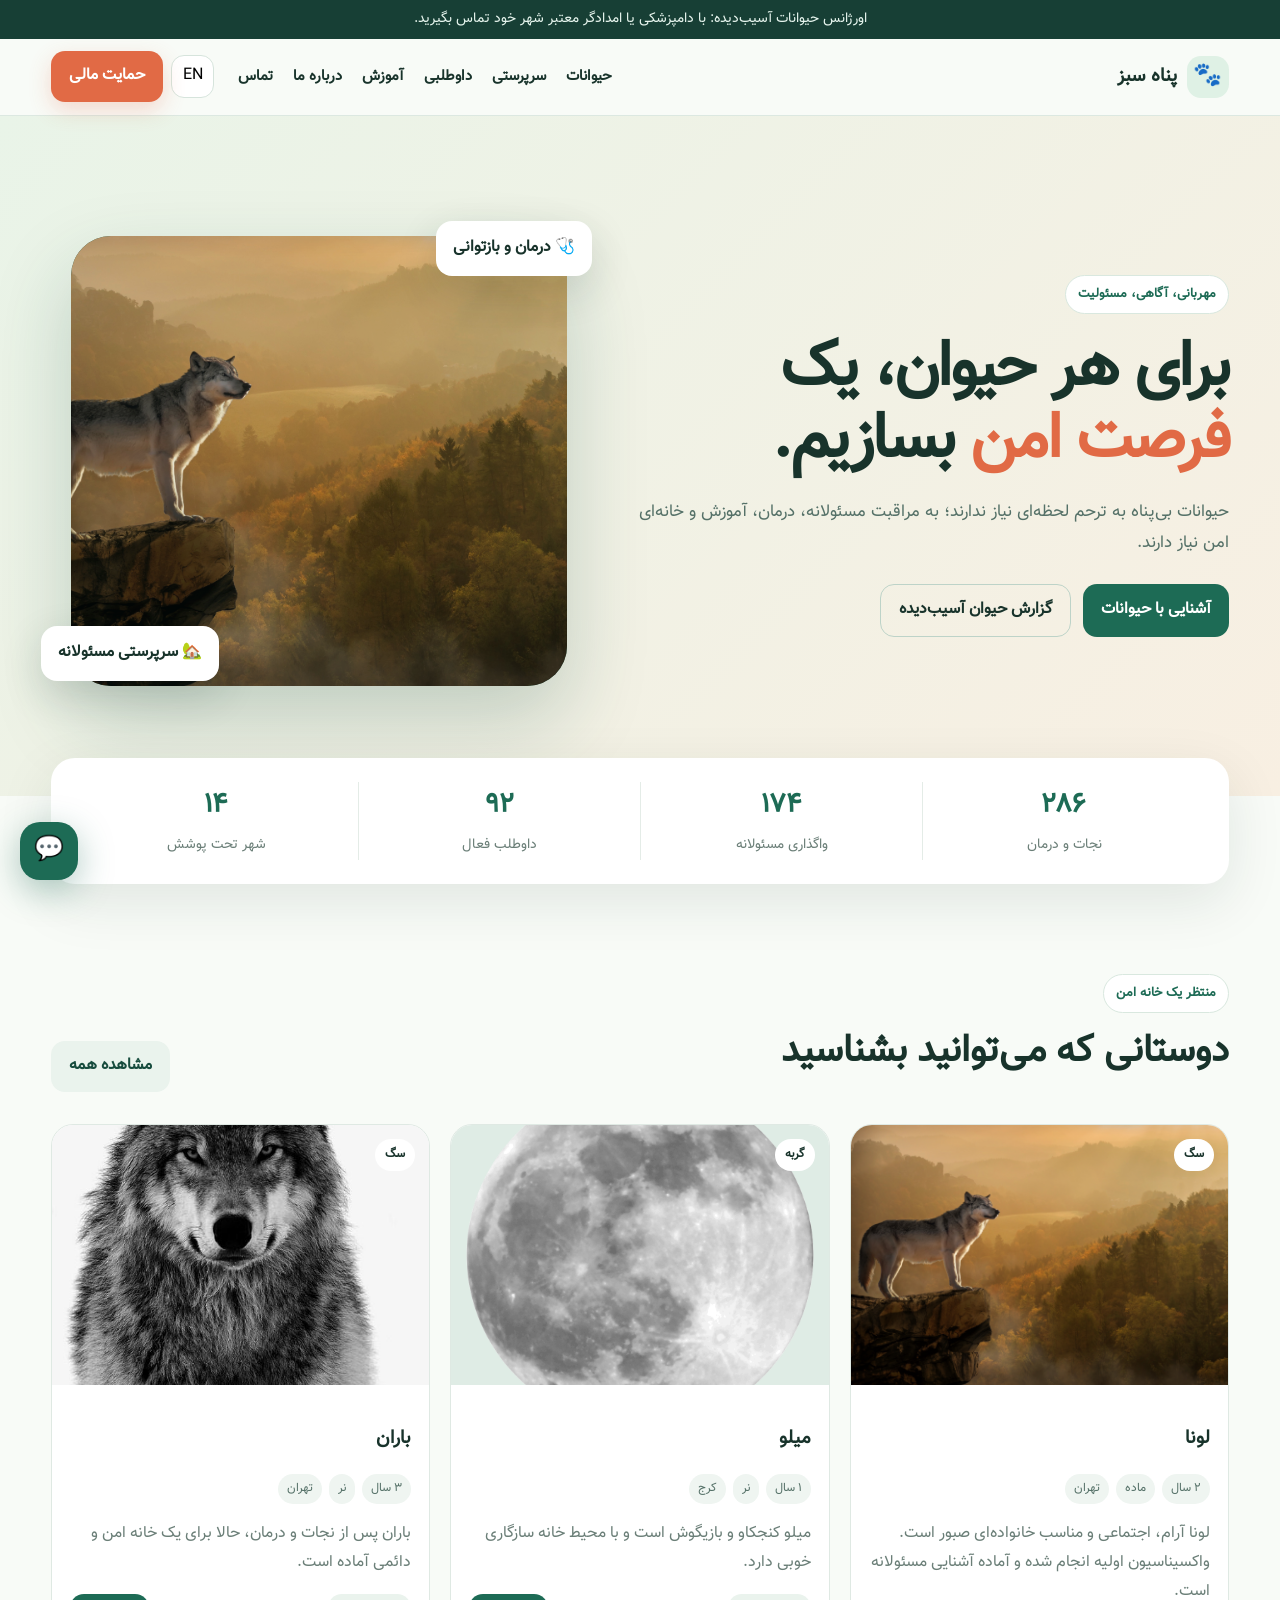
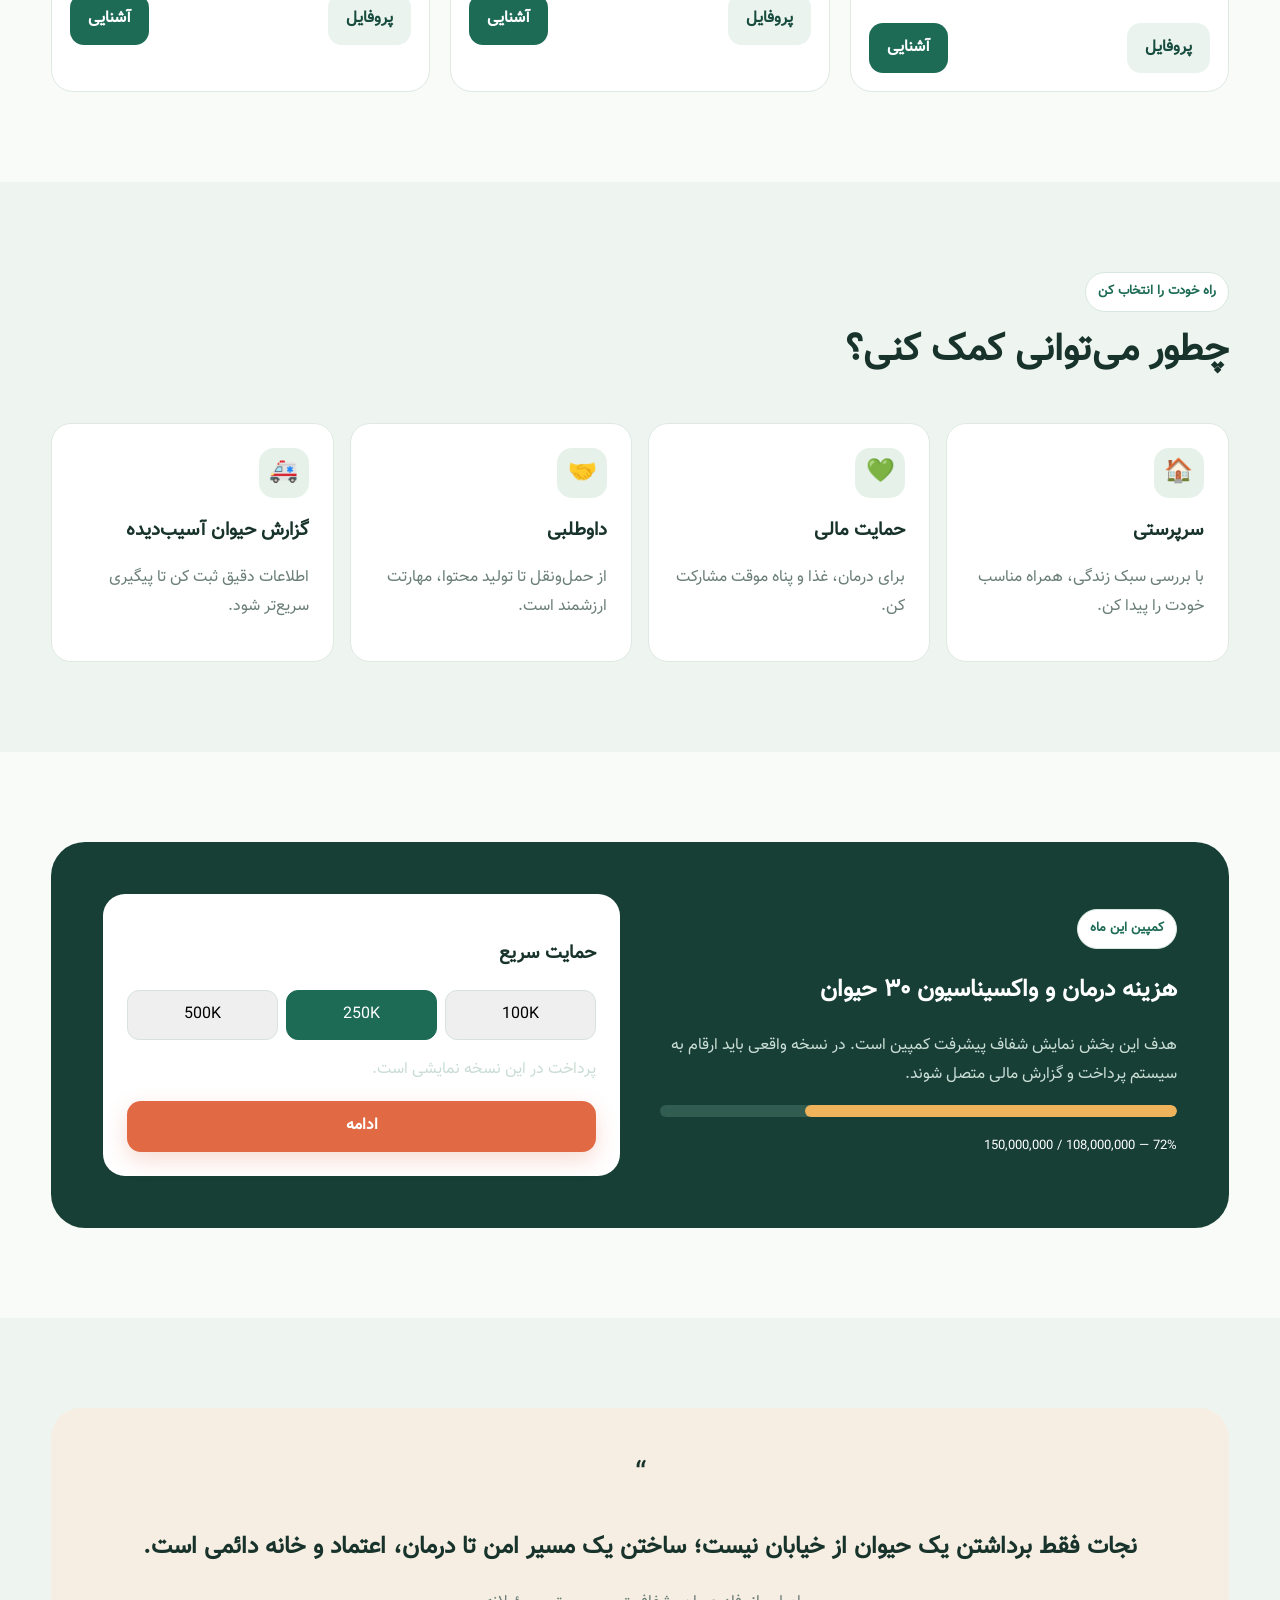
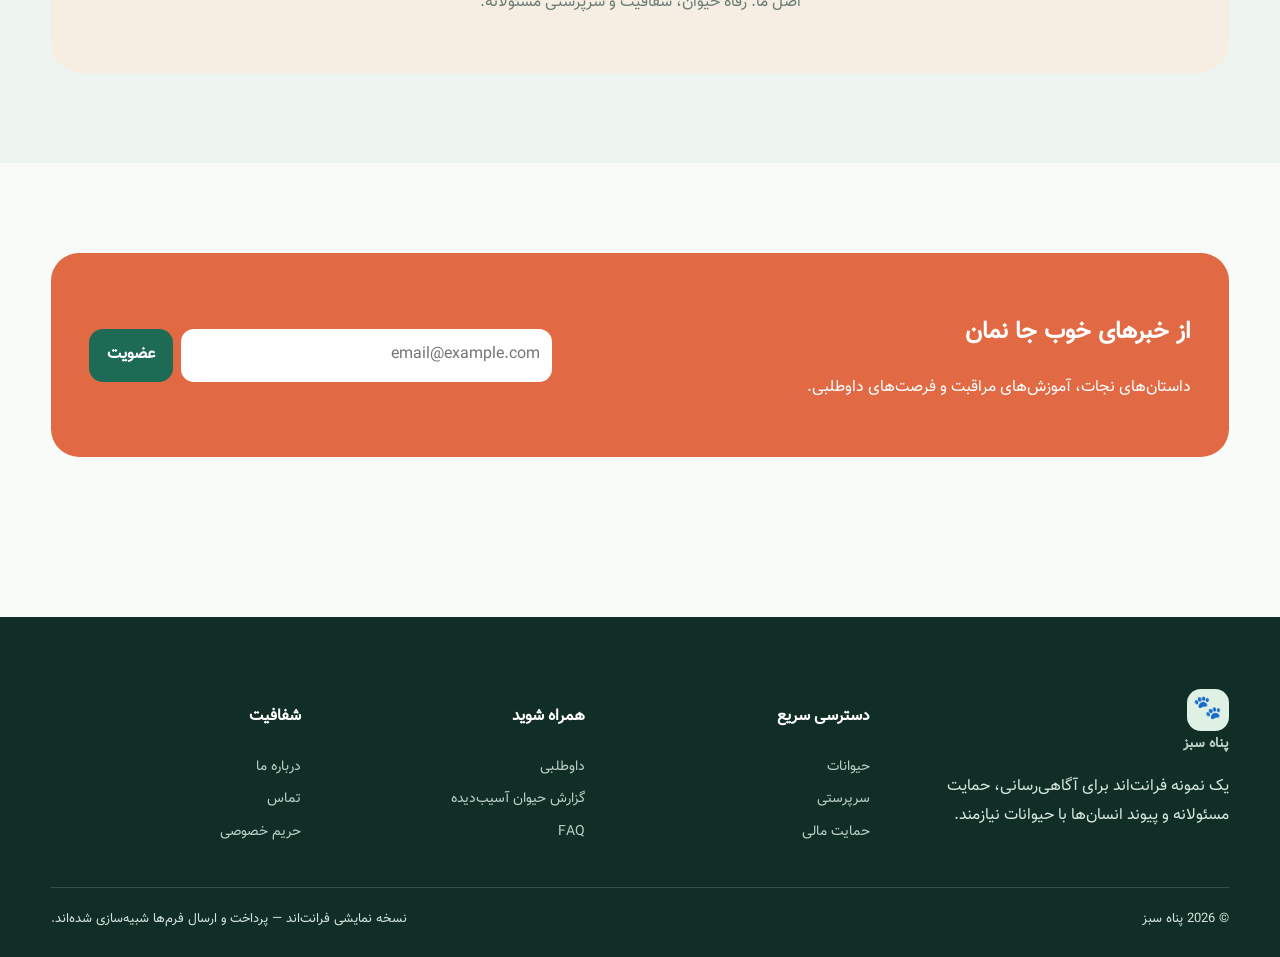
<file: index.html>
<!doctype html><html lang="fa" dir="rtl"><head><meta charset="utf-8"><meta name="viewport" content="width=device-width,initial-scale=1"><title>حمایت از حیوانات | پناه سبز</title><meta name="description" content="پلتفرم نمونه حمایت از حیوانات، سرپرستی مسئولانه، داوطلبی و آموزش."><meta name="theme-color" content="#173f35"><meta property="og:type" content="website"><meta property="og:title" content="حمایت از حیوانات | پناه سبز"><meta property="og:description" content="پلتفرم نمونه حمایت از حیوانات، سرپرستی مسئولانه، داوطلبی و آموزش."><link rel="icon" href="images/bird.svg"><link rel="manifest" href="manifest.webmanifest"><link rel="stylesheet" href="styles/main.css"></head><body><a class="skip" href="#main">پرش به محتوای اصلی</a><div class="topbar" data-i18n="topbar">اورژانس حیوانات آسیب‌دیده: با دامپزشکی یا امدادگر معتبر شهر خود تماس بگیرید.</div><header class="header"><div class="container nav"><a class="brand" href="index.html" aria-label="خانه"><span class="brand-mark">🐾</span><span data-i18n="brand">پناه سبز</span></a><nav class="nav-links" id="navLinks" aria-label="منوی اصلی"><a href="animals.html" data-i18n="navAnimals">حیوانات</a><a href="adopt.html" data-i18n="navAdopt">سرپرستی</a><a href="volunteer.html" data-i18n="navVolunteer">داوطلبی</a><a href="blog.html" data-i18n="navLearn">آموزش</a><a href="about.html" data-i18n="navAbout">درباره ما</a><a href="contact.html" data-i18n="navContact">تماس</a></nav><div class="actions"><button class="icon-btn" id="langBtn" aria-label="تغییر زبان">EN</button><a class="btn btn-primary" href="donate.html" data-i18n="donate">حمایت مالی</a><button class="icon-btn menu-btn" id="menuBtn" aria-label="باز کردن منو">☰</button></div></div></header><main id="main"><section class="hero"><div class="container hero-grid"><div class="reveal"><span class="eyebrow" data-i18n="heroTag">مهربانی، آگاهی، مسئولیت</span><h1 data-i18n="heroTitle">برای هر حیوان، یک <span>فرصت امن</span> بسازیم.</h1><p data-i18n="heroText">حیوانات بی‌پناه به ترحم لحظه‌ای نیاز ندارند؛ به مراقبت مسئولانه، درمان، آموزش و خانه‌ای امن نیاز دارند.</p><div class="hero-actions"><a class="btn btn-green" href="animals.html" data-i18n="meetPets">آشنایی با حیوانات</a><a class="btn btn-outline" href="report.html" data-i18n="report">گزارش حیوان آسیب‌دیده</a></div></div><div class="hero-visual reveal"><div class="hero-card"><img src="images/wolf-rock-wallpaper.jpg" alt="گرگ در طبیعت" loading="eager"></div><div class="float-card float-1" data-i18n="safe">🩺 درمان و بازتوانی</div><div class="float-card float-2" data-i18n="adoptResponsible">🏡 سرپرستی مسئولانه</div></div></div></section><div class="stats"><div class="container stats-grid"><div class="stat"><strong data-count="286">0</strong><span data-i18n="rescued">نجات و درمان</span></div><div class="stat"><strong data-count="174">0</strong><span data-i18n="adopted">واگذاری مسئولانه</span></div><div class="stat"><strong data-count="92">0</strong><span data-i18n="volunteers">داوطلب فعال</span></div><div class="stat"><strong data-count="14">0</strong><span data-i18n="cities">شهر تحت پوشش</span></div></div></div><section class="section"><div class="container"><div class="section-head"><div><span class="eyebrow" data-i18n="waiting">منتظر یک خانه امن</span><h2 data-i18n="featured">دوستانی که می‌توانید بشناسید</h2></div><a class="btn btn-soft" href="animals.html" data-i18n="allPets">مشاهده همه</a></div><div class="cards" id="featuredPets"></div></div></section><section class="section alt"><div class="container"><div class="section-head"><div><span class="eyebrow" data-i18n="chooseWay">راه خودت را انتخاب کن</span><h2 data-i18n="helpTitle">چطور می‌توانی کمک کنی؟</h2></div></div><div class="ways"><a class="way" href="adopt.html"><span class="ico">🏠</span><h3 data-i18n="adopt">سرپرستی</h3><p class="muted" data-i18n="adoptD">با بررسی سبک زندگی، همراه مناسب خودت را پیدا کن.</p></a><a class="way" href="donate.html"><span class="ico">💚</span><h3 data-i18n="donate">حمایت مالی</h3><p class="muted" data-i18n="donateD">برای درمان، غذا و پناه موقت مشارکت کن.</p></a><a class="way" href="volunteer.html"><span class="ico">🤝</span><h3 data-i18n="navVolunteer">داوطلبی</h3><p class="muted" data-i18n="volunteerD">از حمل‌ونقل تا تولید محتوا، مهارتت ارزشمند است.</p></a><a class="way" href="report.html"><span class="ico">🚑</span><h3 data-i18n="report">گزارش آسیب‌دیدگی</h3><p class="muted" data-i18n="reportD">اطلاعات دقیق ثبت کن تا پیگیری سریع‌تر شود.</p></a></div></div></section><section class="section"><div class="container impact reveal"><div><span class="eyebrow" data-i18n="campaign">کمپین این ماه</span><h2 data-i18n="campaignTitle">هزینه درمان و واکسیناسیون ۳۰ حیوان</h2><p data-i18n="campaignD">هدف این بخش نمایش شفاف پیشرفت کمپین است. در نسخه واقعی باید ارقام به سیستم پرداخت و گزارش مالی متصل شوند.</p><div class="progress"><i></i></div><small>72% — 108,000,000 / 150,000,000</small></div><div class="donate-box"><h3 data-i18n="quickDonate">حمایت سریع</h3><div class="amounts"><button class="amount">100K</button><button class="amount active">250K</button><button class="amount">500K</button></div><p class="muted" data-i18n="demoPay">پرداخت در این نسخه نمایشی است.</p><a class="btn btn-primary" href="donate.html" style="width:100%" data-i18n="continue">ادامه</a></div></div></section><section class="section alt"><div class="container"><div class="quote reveal"><div style="font-size:2rem">“</div><h2 data-i18n="quote">نجات فقط برداشتن یک حیوان از خیابان نیست؛ ساختن یک مسیر امن تا درمان، اعتماد و خانه دائمی است.</h2><p class="muted" data-i18n="ethics">اصل ما: رفاه حیوان، شفافیت و سرپرستی مسئولانه.</p></div></div></section><section class="section"><div class="container newsletter"><div><h2 data-i18n="stay">از خبرهای خوب جا نمان</h2><p data-i18n="stayD">داستان‌های نجات، آموزش‌های مراقبت و فرصت‌های داوطلبی.</p></div><form class="demo-form"><input type="email" required placeholder="email@example.com" aria-label="ایمیل"><button class="btn btn-green" data-i18n="subscribe">عضویت</button></form></div></section></main><footer class="footer"><div class="container"><div class="footer-grid"><div><a class="brand" href="index.html"><span class="brand-mark">🐾</span><span data-i18n="brand">پناه سبز</span></a><p data-i18n="footerIntro">یک نمونه فرانت‌اند برای آگاهی‌رسانی، حمایت مسئولانه و پیوند انسان‌ها با حیوانات نیازمند.</p></div><div><h4 data-i18n="quick">دسترسی سریع</h4><a href="animals.html" data-i18n="navAnimals">حیوانات</a><a href="adopt.html" data-i18n="navAdopt">سرپرستی</a><a href="donate.html" data-i18n="donate">حمایت مالی</a></div><div><h4 data-i18n="participate">همراه شوید</h4><a href="volunteer.html" data-i18n="navVolunteer">داوطلبی</a><a href="report.html" data-i18n="report">گزارش حیوان آسیب‌دیده</a><a href="faq.html">FAQ</a></div><div><h4 data-i18n="transparency">شفافیت</h4><a href="about.html" data-i18n="navAbout">درباره ما</a><a href="contact.html" data-i18n="navContact">تماس</a><a href="privacy.html" data-i18n="privacy">حریم خصوصی</a></div></div><div class="footer-bottom"><span>© <span id="year"></span> <span data-i18n="brand">پناه سبز</span></span><span data-i18n="demo">نسخه نمایشی فرانت‌اند — پرداخت و ارسال فرم‌ها شبیه‌سازی شده‌اند.</span></div></div></footer><div class="chat"><button class="chat-toggle" id="chatToggle" aria-label="دستیار هوشمند">💬</button><div class="chatbox" id="chatbox"><div class="chat-head"><strong data-i18n="assistant">دستیار پناه سبز</strong><div style="font-size:.75rem;opacity:.8" data-i18n="assistantSub">راهنمای سریع سرپرستی، حمایت و داوطلبی</div></div><div class="messages" id="messages"></div><form class="chat-input" id="chatForm"><input id="chatInput" autocomplete="off" data-i18n-placeholder="ask" placeholder="سؤالت را بنویس..."><button class="icon-btn" aria-label="ارسال">➤</button></form></div></div><div class="toast" id="toast"></div><script src="js/data.js"></script><script src="js/app.js"></script></body></html>
</file>
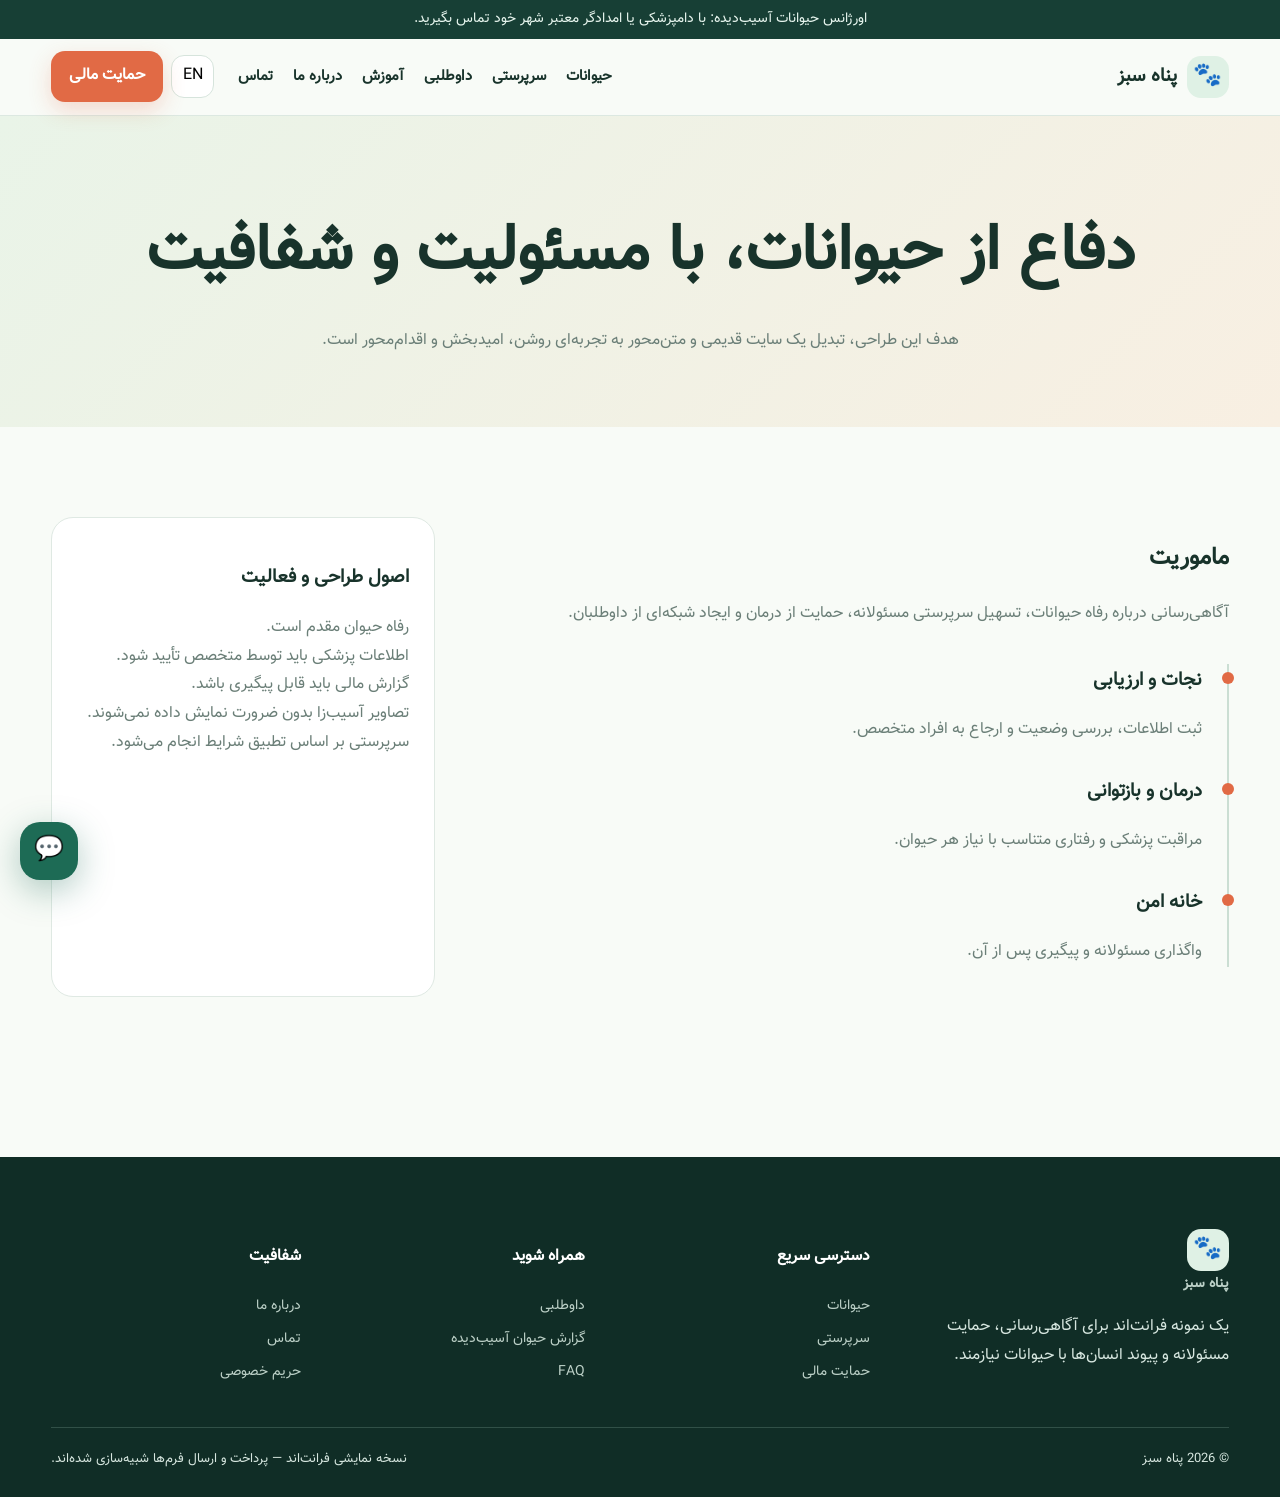
<file: about.html>
<!doctype html><html lang="fa" dir="rtl"><head><meta charset="utf-8"><meta name="viewport" content="width=device-width,initial-scale=1"><title>درباره ما | پناه سبز</title><meta name="description" content="ماموریت و اصول پلتفرم حمایت از حیوانات."><meta name="theme-color" content="#173f35"><meta property="og:type" content="website"><meta property="og:title" content="درباره ما | پناه سبز"><meta property="og:description" content="ماموریت و اصول پلتفرم حمایت از حیوانات."><link rel="icon" href="images/bird.svg"><link rel="manifest" href="manifest.webmanifest"><link rel="stylesheet" href="styles/main.css"></head><body><a class="skip" href="#main">پرش به محتوای اصلی</a><div class="topbar" data-i18n="topbar">اورژانس حیوانات آسیب‌دیده: با دامپزشکی یا امدادگر معتبر شهر خود تماس بگیرید.</div><header class="header"><div class="container nav"><a class="brand" href="index.html" aria-label="خانه"><span class="brand-mark">🐾</span><span data-i18n="brand">پناه سبز</span></a><nav class="nav-links" id="navLinks" aria-label="منوی اصلی"><a href="animals.html" data-i18n="navAnimals">حیوانات</a><a href="adopt.html" data-i18n="navAdopt">سرپرستی</a><a href="volunteer.html" data-i18n="navVolunteer">داوطلبی</a><a href="blog.html" data-i18n="navLearn">آموزش</a><a href="about.html" data-i18n="navAbout">درباره ما</a><a href="contact.html" data-i18n="navContact">تماس</a></nav><div class="actions"><button class="icon-btn" id="langBtn" aria-label="تغییر زبان">EN</button><a class="btn btn-primary" href="donate.html" data-i18n="donate">حمایت مالی</a><button class="icon-btn menu-btn" id="menuBtn" aria-label="باز کردن منو">☰</button></div></div></header><main id="main"><section class="page-hero"><div class="container"><h1 data-i18n="aboutTitle">دفاع از حیوانات، با مسئولیت و شفافیت</h1><p class="muted" data-i18n="aboutText">هدف این طراحی، تبدیل یک سایت قدیمی و متن‌محور به تجربه‌ای روشن، امیدبخش و اقدام‌محور است.</p></div></section><section class="section"><div class="container content-grid"><div><h2>ماموریت</h2><p class="muted">آگاهی‌رسانی درباره رفاه حیوانات، تسهیل سرپرستی مسئولانه، حمایت از درمان و ایجاد شبکه‌ای از داوطلبان.</p><div class="timeline" style="margin-top:35px"><div class="timeline-item"><h3>نجات و ارزیابی</h3><p class="muted">ثبت اطلاعات، بررسی وضعیت و ارجاع به افراد متخصص.</p></div><div class="timeline-item"><h3>درمان و بازتوانی</h3><p class="muted">مراقبت پزشکی و رفتاری متناسب با نیاز هر حیوان.</p></div><div class="timeline-item"><h3>خانه امن</h3><p class="muted">واگذاری مسئولانه و پیگیری پس از آن.</p></div></div></div><aside class="panel"><h3>اصول طراحی و فعالیت</h3><p class="muted">رفاه حیوان مقدم است.<br>اطلاعات پزشکی باید توسط متخصص تأیید شود.<br>گزارش مالی باید قابل پیگیری باشد.<br>تصاویر آسیب‌زا بدون ضرورت نمایش داده نمی‌شوند.<br>سرپرستی بر اساس تطبیق شرایط انجام می‌شود.</p></aside></div></section></main><footer class="footer"><div class="container"><div class="footer-grid"><div><a class="brand" href="index.html"><span class="brand-mark">🐾</span><span data-i18n="brand">پناه سبز</span></a><p data-i18n="footerIntro">یک نمونه فرانت‌اند برای آگاهی‌رسانی، حمایت مسئولانه و پیوند انسان‌ها با حیوانات نیازمند.</p></div><div><h4 data-i18n="quick">دسترسی سریع</h4><a href="animals.html" data-i18n="navAnimals">حیوانات</a><a href="adopt.html" data-i18n="navAdopt">سرپرستی</a><a href="donate.html" data-i18n="donate">حمایت مالی</a></div><div><h4 data-i18n="participate">همراه شوید</h4><a href="volunteer.html" data-i18n="navVolunteer">داوطلبی</a><a href="report.html" data-i18n="report">گزارش حیوان آسیب‌دیده</a><a href="faq.html">FAQ</a></div><div><h4 data-i18n="transparency">شفافیت</h4><a href="about.html" data-i18n="navAbout">درباره ما</a><a href="contact.html" data-i18n="navContact">تماس</a><a href="privacy.html" data-i18n="privacy">حریم خصوصی</a></div></div><div class="footer-bottom"><span>© <span id="year"></span> <span data-i18n="brand">پناه سبز</span></span><span data-i18n="demo">نسخه نمایشی فرانت‌اند — پرداخت و ارسال فرم‌ها شبیه‌سازی شده‌اند.</span></div></div></footer><div class="chat"><button class="chat-toggle" id="chatToggle" aria-label="دستیار هوشمند">💬</button><div class="chatbox" id="chatbox"><div class="chat-head"><strong data-i18n="assistant">دستیار پناه سبز</strong><div style="font-size:.75rem;opacity:.8" data-i18n="assistantSub">راهنمای سریع سرپرستی، حمایت و داوطلبی</div></div><div class="messages" id="messages"></div><form class="chat-input" id="chatForm"><input id="chatInput" autocomplete="off" data-i18n-placeholder="ask" placeholder="سؤالت را بنویس..."><button class="icon-btn" aria-label="ارسال">➤</button></form></div></div><div class="toast" id="toast"></div><script src="js/data.js"></script><script src="js/app.js"></script></body></html>
</file>
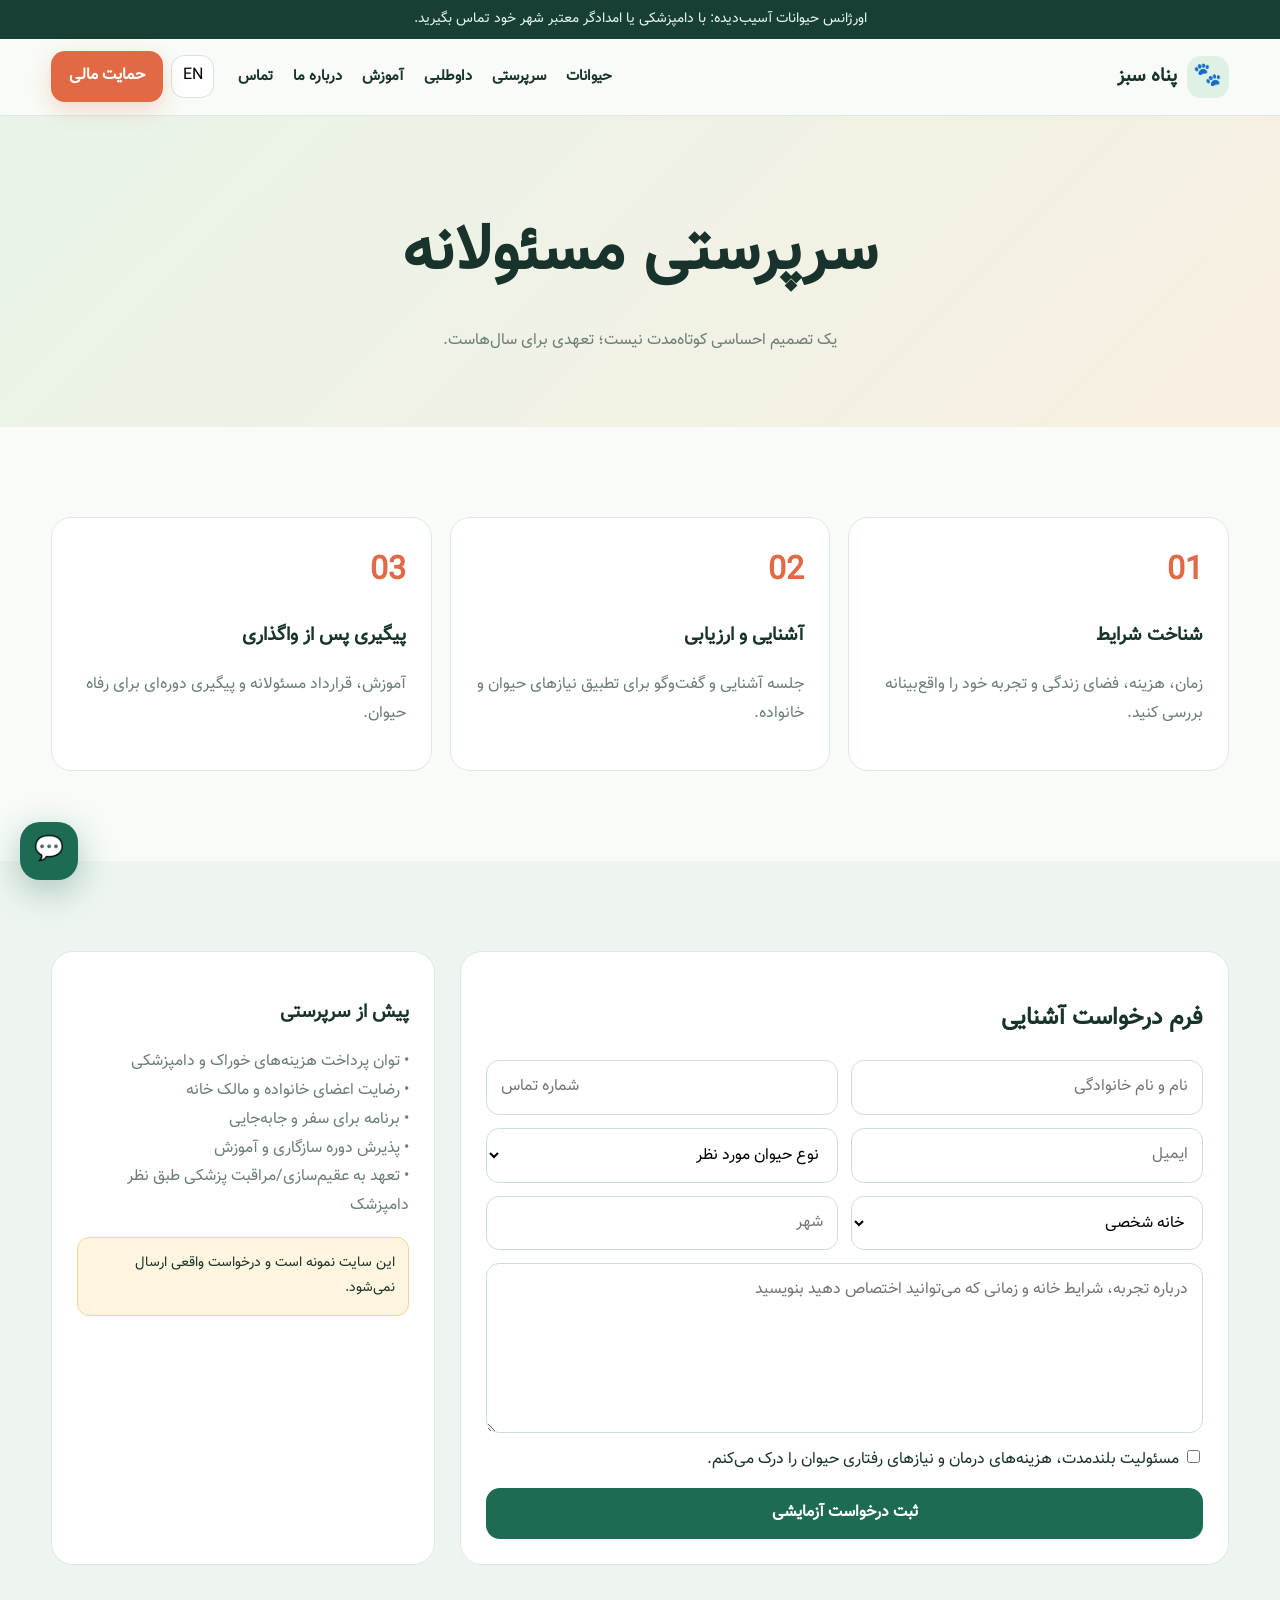
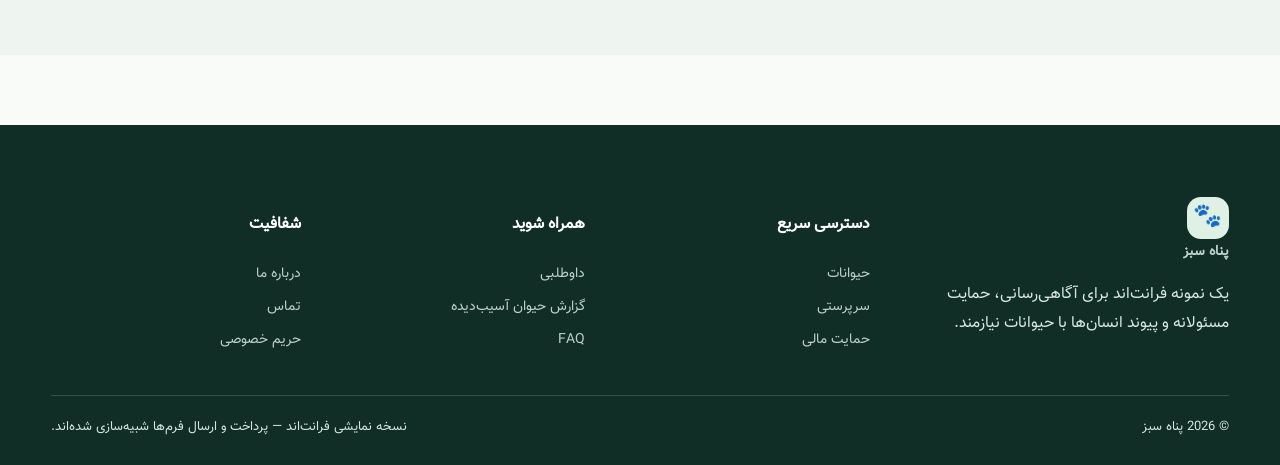
<file: adopt.html>
<!doctype html><html lang="fa" dir="rtl"><head><meta charset="utf-8"><meta name="viewport" content="width=device-width,initial-scale=1"><title>سرپرستی مسئولانه | پناه سبز</title><meta name="description" content="مراحل و فرم نمونه سرپرستی مسئولانه حیوانات."><meta name="theme-color" content="#173f35"><meta property="og:type" content="website"><meta property="og:title" content="سرپرستی مسئولانه | پناه سبز"><meta property="og:description" content="مراحل و فرم نمونه سرپرستی مسئولانه حیوانات."><link rel="icon" href="images/bird.svg"><link rel="manifest" href="manifest.webmanifest"><link rel="stylesheet" href="styles/main.css"></head><body><a class="skip" href="#main">پرش به محتوای اصلی</a><div class="topbar" data-i18n="topbar">اورژانس حیوانات آسیب‌دیده: با دامپزشکی یا امدادگر معتبر شهر خود تماس بگیرید.</div><header class="header"><div class="container nav"><a class="brand" href="index.html" aria-label="خانه"><span class="brand-mark">🐾</span><span data-i18n="brand">پناه سبز</span></a><nav class="nav-links" id="navLinks" aria-label="منوی اصلی"><a href="animals.html" data-i18n="navAnimals">حیوانات</a><a href="adopt.html" data-i18n="navAdopt">سرپرستی</a><a href="volunteer.html" data-i18n="navVolunteer">داوطلبی</a><a href="blog.html" data-i18n="navLearn">آموزش</a><a href="about.html" data-i18n="navAbout">درباره ما</a><a href="contact.html" data-i18n="navContact">تماس</a></nav><div class="actions"><button class="icon-btn" id="langBtn" aria-label="تغییر زبان">EN</button><a class="btn btn-primary" href="donate.html" data-i18n="donate">حمایت مالی</a><button class="icon-btn menu-btn" id="menuBtn" aria-label="باز کردن منو">☰</button></div></div></header><main id="main"><section class="page-hero"><div class="container"><h1 data-i18n="adoptPage">سرپرستی مسئولانه</h1><p class="muted" data-i18n="adoptPageD">یک تصمیم احساسی کوتاه‌مدت نیست؛ تعهدی برای سال‌هاست.</p></div></section><section class="section"><div class="container"><div class="steps"><div class="step"><span class="num">01</span><h3 data-i18n="step1">شناخت شرایط</h3><p class="muted" data-i18n="step1d">زمان، هزینه، فضای زندگی و تجربه خود را واقع‌بینانه بررسی کنید.</p></div><div class="step"><span class="num">02</span><h3 data-i18n="step2">آشنایی و ارزیابی</h3><p class="muted" data-i18n="step2d">جلسه آشنایی و گفت‌وگو برای تطبیق نیازهای حیوان و خانواده.</p></div><div class="step"><span class="num">03</span><h3 data-i18n="step3">پیگیری پس از واگذاری</h3><p class="muted" data-i18n="step3d">آموزش، قرارداد مسئولانه و پیگیری دوره‌ای برای رفاه حیوان.</p></div></div></div></section><section class="section alt"><div class="container content-grid"><div class="panel"><h2 data-i18n="apply">فرم درخواست آشنایی</h2><form class="form two demo-form"><input required placeholder="نام و نام خانوادگی"><input required type="tel" placeholder="شماره تماس"><input required type="email" placeholder="ایمیل"><select required><option value="">نوع حیوان مورد نظر</option><option>سگ</option><option>گربه</option><option>پرنده</option></select><select><option>خانه شخصی</option><option>آپارتمان</option></select><input placeholder="شهر"><textarea class="full" rows="5" placeholder="درباره تجربه، شرایط خانه و زمانی که می‌توانید اختصاص دهید بنویسید"></textarea><label class="full"><input type="checkbox" required> مسئولیت بلندمدت، هزینه‌های درمان و نیازهای رفتاری حیوان را درک می‌کنم.</label><button class="btn btn-green full">ثبت درخواست آزمایشی</button></form></div><aside class="panel"><h3 data-i18n="before">پیش از سرپرستی</h3><p class="muted">• توان پرداخت هزینه‌های خوراک و دامپزشکی<br>• رضایت اعضای خانواده و مالک خانه<br>• برنامه برای سفر و جابه‌جایی<br>• پذیرش دوره سازگاری و آموزش<br>• تعهد به عقیم‌سازی/مراقبت پزشکی طبق نظر دامپزشک</p><div class="notice" data-i18n="adoptNotice">این سایت نمونه است و درخواست واقعی ارسال نمی‌شود.</div></aside></div></section></main><footer class="footer"><div class="container"><div class="footer-grid"><div><a class="brand" href="index.html"><span class="brand-mark">🐾</span><span data-i18n="brand">پناه سبز</span></a><p data-i18n="footerIntro">یک نمونه فرانت‌اند برای آگاهی‌رسانی، حمایت مسئولانه و پیوند انسان‌ها با حیوانات نیازمند.</p></div><div><h4 data-i18n="quick">دسترسی سریع</h4><a href="animals.html" data-i18n="navAnimals">حیوانات</a><a href="adopt.html" data-i18n="navAdopt">سرپرستی</a><a href="donate.html" data-i18n="donate">حمایت مالی</a></div><div><h4 data-i18n="participate">همراه شوید</h4><a href="volunteer.html" data-i18n="navVolunteer">داوطلبی</a><a href="report.html" data-i18n="report">گزارش حیوان آسیب‌دیده</a><a href="faq.html">FAQ</a></div><div><h4 data-i18n="transparency">شفافیت</h4><a href="about.html" data-i18n="navAbout">درباره ما</a><a href="contact.html" data-i18n="navContact">تماس</a><a href="privacy.html" data-i18n="privacy">حریم خصوصی</a></div></div><div class="footer-bottom"><span>© <span id="year"></span> <span data-i18n="brand">پناه سبز</span></span><span data-i18n="demo">نسخه نمایشی فرانت‌اند — پرداخت و ارسال فرم‌ها شبیه‌سازی شده‌اند.</span></div></div></footer><div class="chat"><button class="chat-toggle" id="chatToggle" aria-label="دستیار هوشمند">💬</button><div class="chatbox" id="chatbox"><div class="chat-head"><strong data-i18n="assistant">دستیار پناه سبز</strong><div style="font-size:.75rem;opacity:.8" data-i18n="assistantSub">راهنمای سریع سرپرستی، حمایت و داوطلبی</div></div><div class="messages" id="messages"></div><form class="chat-input" id="chatForm"><input id="chatInput" autocomplete="off" data-i18n-placeholder="ask" placeholder="سؤالت را بنویس..."><button class="icon-btn" aria-label="ارسال">➤</button></form></div></div><div class="toast" id="toast"></div><script src="js/data.js"></script><script src="js/app.js"></script></body></html>
</file>
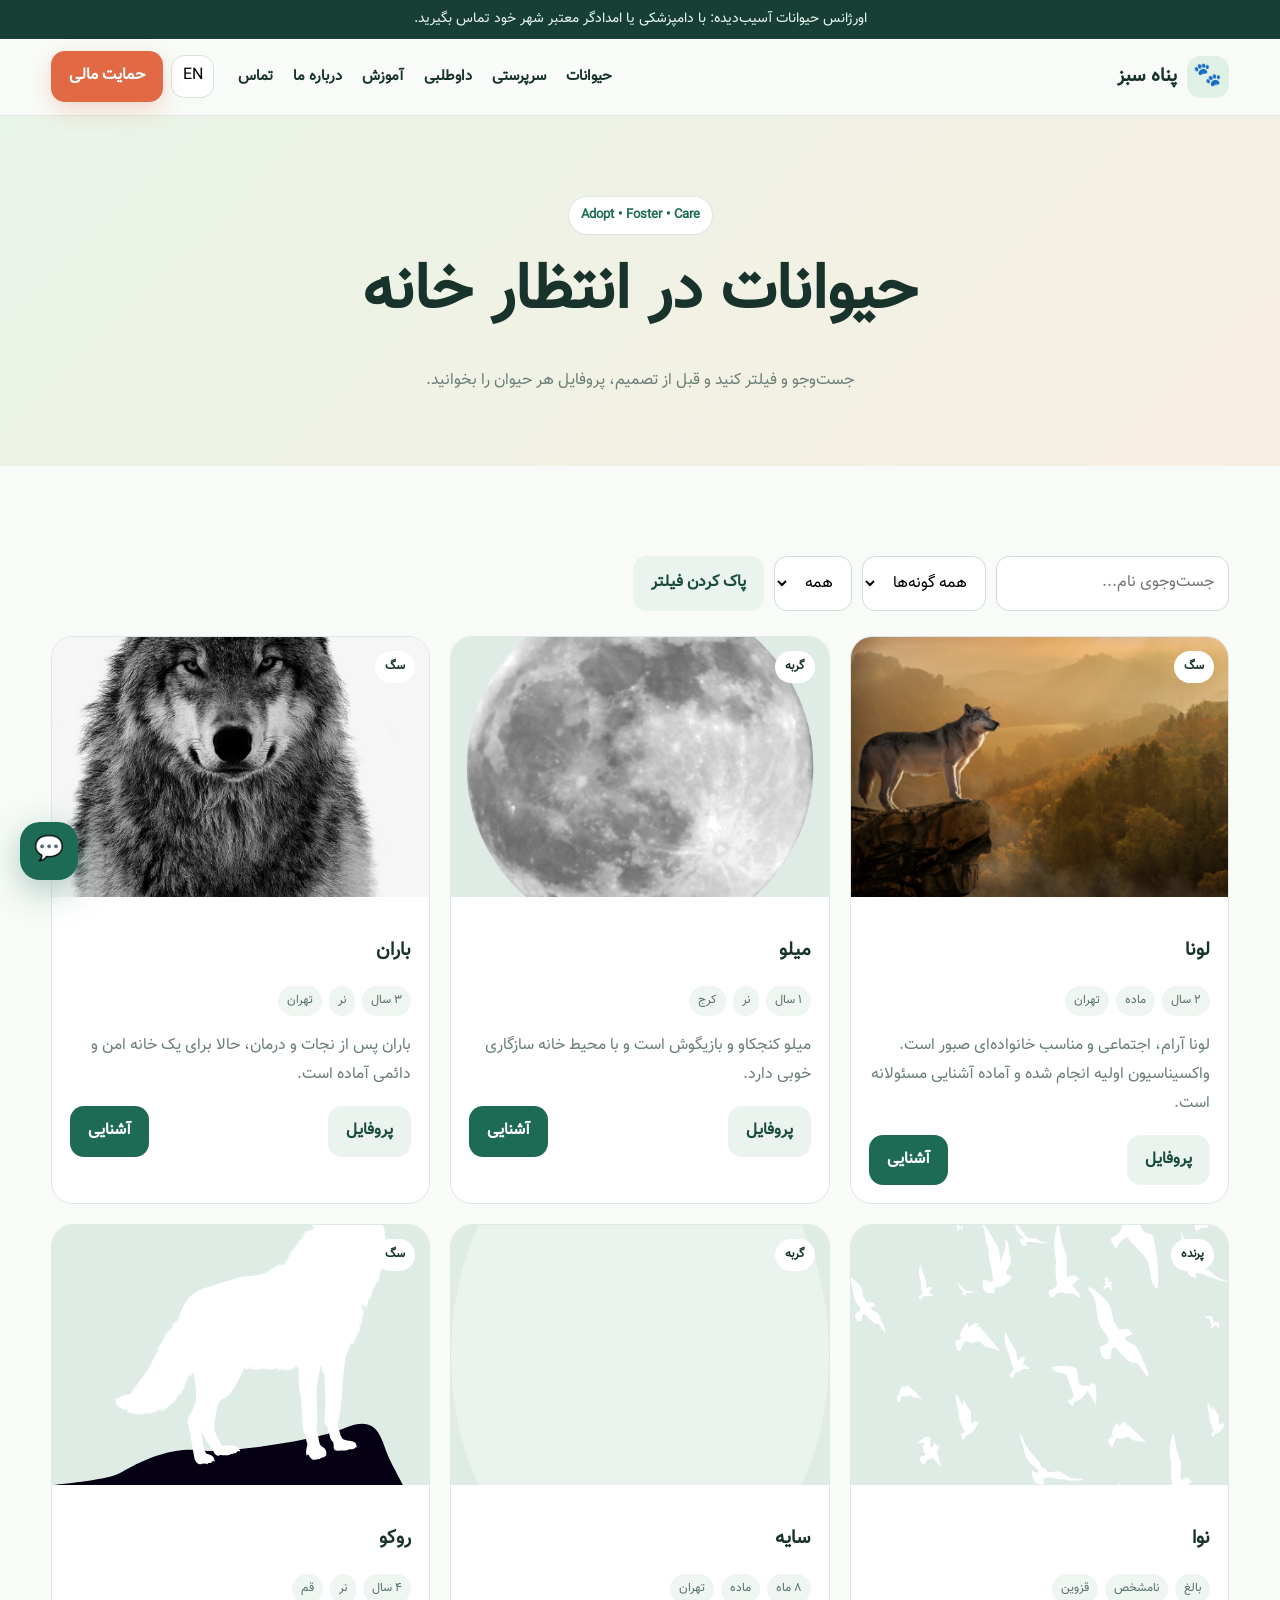
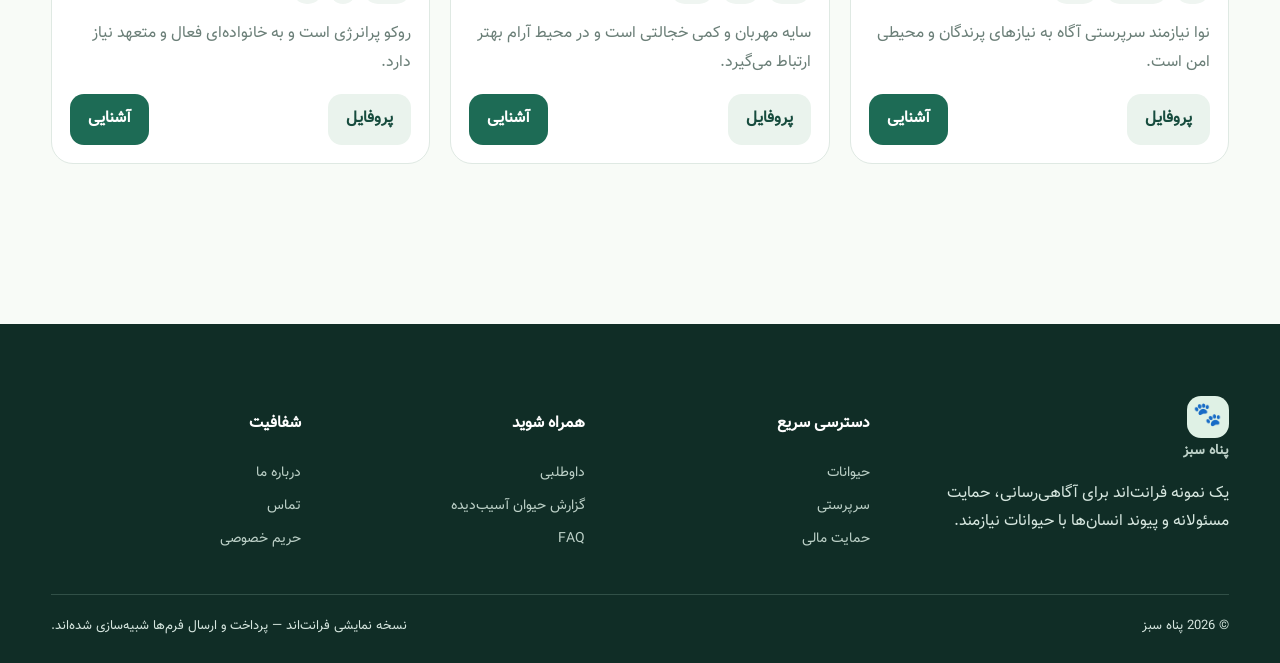
<file: animals.html>
<!doctype html><html lang="fa" dir="rtl"><head><meta charset="utf-8"><meta name="viewport" content="width=device-width,initial-scale=1"><title>حیوانات | پناه سبز</title><meta name="description" content="مشاهده و جست‌وجوی حیوانات نیازمند سرپرستی مسئولانه."><meta name="theme-color" content="#173f35"><meta property="og:type" content="website"><meta property="og:title" content="حیوانات | پناه سبز"><meta property="og:description" content="مشاهده و جست‌وجوی حیوانات نیازمند سرپرستی مسئولانه."><link rel="icon" href="images/bird.svg"><link rel="manifest" href="manifest.webmanifest"><link rel="stylesheet" href="styles/main.css"></head><body><a class="skip" href="#main">پرش به محتوای اصلی</a><div class="topbar" data-i18n="topbar">اورژانس حیوانات آسیب‌دیده: با دامپزشکی یا امدادگر معتبر شهر خود تماس بگیرید.</div><header class="header"><div class="container nav"><a class="brand" href="index.html" aria-label="خانه"><span class="brand-mark">🐾</span><span data-i18n="brand">پناه سبز</span></a><nav class="nav-links" id="navLinks" aria-label="منوی اصلی"><a href="animals.html" data-i18n="navAnimals">حیوانات</a><a href="adopt.html" data-i18n="navAdopt">سرپرستی</a><a href="volunteer.html" data-i18n="navVolunteer">داوطلبی</a><a href="blog.html" data-i18n="navLearn">آموزش</a><a href="about.html" data-i18n="navAbout">درباره ما</a><a href="contact.html" data-i18n="navContact">تماس</a></nav><div class="actions"><button class="icon-btn" id="langBtn" aria-label="تغییر زبان">EN</button><a class="btn btn-primary" href="donate.html" data-i18n="donate">حمایت مالی</a><button class="icon-btn menu-btn" id="menuBtn" aria-label="باز کردن منو">☰</button></div></div></header><main id="main"><section class="page-hero"><div class="container"><span class="eyebrow">Adopt • Foster • Care</span><h1 data-i18n="animalsTitle">حیوانات در انتظار خانه</h1><p class="muted" data-i18n="animalsText">جست‌وجو و فیلتر کنید و قبل از تصمیم، پروفایل هر حیوان را بخوانید.</p></div></section><section class="section"><div class="container"><div class="filterbar"><input id="petSearch" placeholder="جست‌وجوی نام..." data-i18n-placeholder="searchName"><select id="typeFilter"><option value="" data-i18n="allTypes">همه گونه‌ها</option><option value="سگ">سگ</option><option value="گربه">گربه</option><option value="پرنده">پرنده</option></select><select id="sexFilter"><option value="" data-i18n="allSex">همه</option><option value="نر">نر</option><option value="ماده">ماده</option></select><button class="btn btn-soft" id="clearFilters" data-i18n="clear">پاک کردن فیلتر</button></div><div class="cards" id="petGrid"></div><div class="empty" id="emptyPets" hidden data-i18n="none">موردی پیدا نشد.</div></div></section></main><footer class="footer"><div class="container"><div class="footer-grid"><div><a class="brand" href="index.html"><span class="brand-mark">🐾</span><span data-i18n="brand">پناه سبز</span></a><p data-i18n="footerIntro">یک نمونه فرانت‌اند برای آگاهی‌رسانی، حمایت مسئولانه و پیوند انسان‌ها با حیوانات نیازمند.</p></div><div><h4 data-i18n="quick">دسترسی سریع</h4><a href="animals.html" data-i18n="navAnimals">حیوانات</a><a href="adopt.html" data-i18n="navAdopt">سرپرستی</a><a href="donate.html" data-i18n="donate">حمایت مالی</a></div><div><h4 data-i18n="participate">همراه شوید</h4><a href="volunteer.html" data-i18n="navVolunteer">داوطلبی</a><a href="report.html" data-i18n="report">گزارش حیوان آسیب‌دیده</a><a href="faq.html">FAQ</a></div><div><h4 data-i18n="transparency">شفافیت</h4><a href="about.html" data-i18n="navAbout">درباره ما</a><a href="contact.html" data-i18n="navContact">تماس</a><a href="privacy.html" data-i18n="privacy">حریم خصوصی</a></div></div><div class="footer-bottom"><span>© <span id="year"></span> <span data-i18n="brand">پناه سبز</span></span><span data-i18n="demo">نسخه نمایشی فرانت‌اند — پرداخت و ارسال فرم‌ها شبیه‌سازی شده‌اند.</span></div></div></footer><div class="chat"><button class="chat-toggle" id="chatToggle" aria-label="دستیار هوشمند">💬</button><div class="chatbox" id="chatbox"><div class="chat-head"><strong data-i18n="assistant">دستیار پناه سبز</strong><div style="font-size:.75rem;opacity:.8" data-i18n="assistantSub">راهنمای سریع سرپرستی، حمایت و داوطلبی</div></div><div class="messages" id="messages"></div><form class="chat-input" id="chatForm"><input id="chatInput" autocomplete="off" data-i18n-placeholder="ask" placeholder="سؤالت را بنویس..."><button class="icon-btn" aria-label="ارسال">➤</button></form></div></div><div class="toast" id="toast"></div><script src="js/data.js"></script><script src="js/app.js"></script></body></html>
</file>
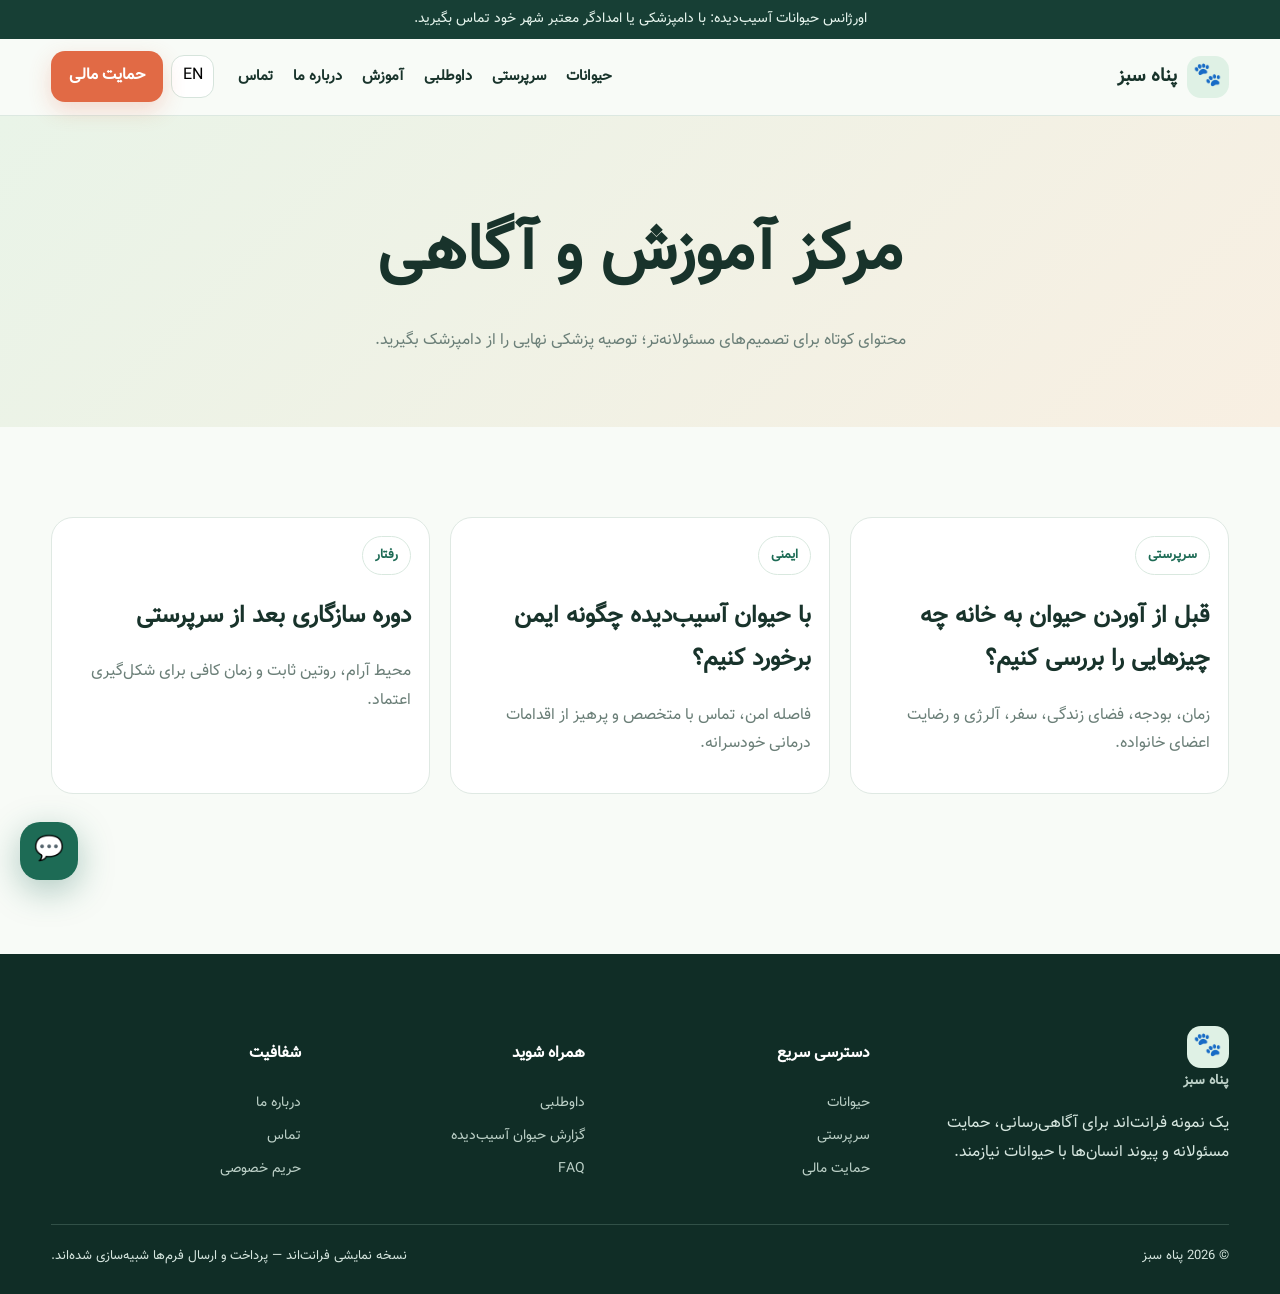
<file: blog.html>
<!doctype html><html lang="fa" dir="rtl"><head><meta charset="utf-8"><meta name="viewport" content="width=device-width,initial-scale=1"><title>آموزش | پناه سبز</title><meta name="description" content="مقالات کوتاه درباره رفاه، ایمنی و سرپرستی حیوانات."><meta name="theme-color" content="#173f35"><meta property="og:type" content="website"><meta property="og:title" content="آموزش | پناه سبز"><meta property="og:description" content="مقالات کوتاه درباره رفاه، ایمنی و سرپرستی حیوانات."><link rel="icon" href="images/bird.svg"><link rel="manifest" href="manifest.webmanifest"><link rel="stylesheet" href="styles/main.css"></head><body><a class="skip" href="#main">پرش به محتوای اصلی</a><div class="topbar" data-i18n="topbar">اورژانس حیوانات آسیب‌دیده: با دامپزشکی یا امدادگر معتبر شهر خود تماس بگیرید.</div><header class="header"><div class="container nav"><a class="brand" href="index.html" aria-label="خانه"><span class="brand-mark">🐾</span><span data-i18n="brand">پناه سبز</span></a><nav class="nav-links" id="navLinks" aria-label="منوی اصلی"><a href="animals.html" data-i18n="navAnimals">حیوانات</a><a href="adopt.html" data-i18n="navAdopt">سرپرستی</a><a href="volunteer.html" data-i18n="navVolunteer">داوطلبی</a><a href="blog.html" data-i18n="navLearn">آموزش</a><a href="about.html" data-i18n="navAbout">درباره ما</a><a href="contact.html" data-i18n="navContact">تماس</a></nav><div class="actions"><button class="icon-btn" id="langBtn" aria-label="تغییر زبان">EN</button><a class="btn btn-primary" href="donate.html" data-i18n="donate">حمایت مالی</a><button class="icon-btn menu-btn" id="menuBtn" aria-label="باز کردن منو">☰</button></div></div></header><main id="main"><section class="page-hero"><div class="container"><h1 data-i18n="learnTitle">مرکز آموزش و آگاهی</h1><p class="muted" data-i18n="learnText">محتوای کوتاه برای تصمیم‌های مسئولانه‌تر؛ توصیه پزشکی نهایی را از دامپزشک بگیرید.</p></div></section><section class="section"><div class="container cards"><article class="blog-card"><div class="pet-body"><span class="eyebrow">سرپرستی</span><h2>قبل از آوردن حیوان به خانه چه چیزهایی را بررسی کنیم؟</h2><p class="muted">زمان، بودجه، فضای زندگی، سفر، آلرژی و رضایت اعضای خانواده.</p></div></article><article class="blog-card"><div class="pet-body"><span class="eyebrow">ایمنی</span><h2>با حیوان آسیب‌دیده چگونه ایمن برخورد کنیم؟</h2><p class="muted">فاصله امن، تماس با متخصص و پرهیز از اقدامات درمانی خودسرانه.</p></div></article><article class="blog-card"><div class="pet-body"><span class="eyebrow">رفتار</span><h2>دوره سازگاری بعد از سرپرستی</h2><p class="muted">محیط آرام، روتین ثابت و زمان کافی برای شکل‌گیری اعتماد.</p></div></article></div></section></main><footer class="footer"><div class="container"><div class="footer-grid"><div><a class="brand" href="index.html"><span class="brand-mark">🐾</span><span data-i18n="brand">پناه سبز</span></a><p data-i18n="footerIntro">یک نمونه فرانت‌اند برای آگاهی‌رسانی، حمایت مسئولانه و پیوند انسان‌ها با حیوانات نیازمند.</p></div><div><h4 data-i18n="quick">دسترسی سریع</h4><a href="animals.html" data-i18n="navAnimals">حیوانات</a><a href="adopt.html" data-i18n="navAdopt">سرپرستی</a><a href="donate.html" data-i18n="donate">حمایت مالی</a></div><div><h4 data-i18n="participate">همراه شوید</h4><a href="volunteer.html" data-i18n="navVolunteer">داوطلبی</a><a href="report.html" data-i18n="report">گزارش حیوان آسیب‌دیده</a><a href="faq.html">FAQ</a></div><div><h4 data-i18n="transparency">شفافیت</h4><a href="about.html" data-i18n="navAbout">درباره ما</a><a href="contact.html" data-i18n="navContact">تماس</a><a href="privacy.html" data-i18n="privacy">حریم خصوصی</a></div></div><div class="footer-bottom"><span>© <span id="year"></span> <span data-i18n="brand">پناه سبز</span></span><span data-i18n="demo">نسخه نمایشی فرانت‌اند — پرداخت و ارسال فرم‌ها شبیه‌سازی شده‌اند.</span></div></div></footer><div class="chat"><button class="chat-toggle" id="chatToggle" aria-label="دستیار هوشمند">💬</button><div class="chatbox" id="chatbox"><div class="chat-head"><strong data-i18n="assistant">دستیار پناه سبز</strong><div style="font-size:.75rem;opacity:.8" data-i18n="assistantSub">راهنمای سریع سرپرستی، حمایت و داوطلبی</div></div><div class="messages" id="messages"></div><form class="chat-input" id="chatForm"><input id="chatInput" autocomplete="off" data-i18n-placeholder="ask" placeholder="سؤالت را بنویس..."><button class="icon-btn" aria-label="ارسال">➤</button></form></div></div><div class="toast" id="toast"></div><script src="js/data.js"></script><script src="js/app.js"></script></body></html>
</file>
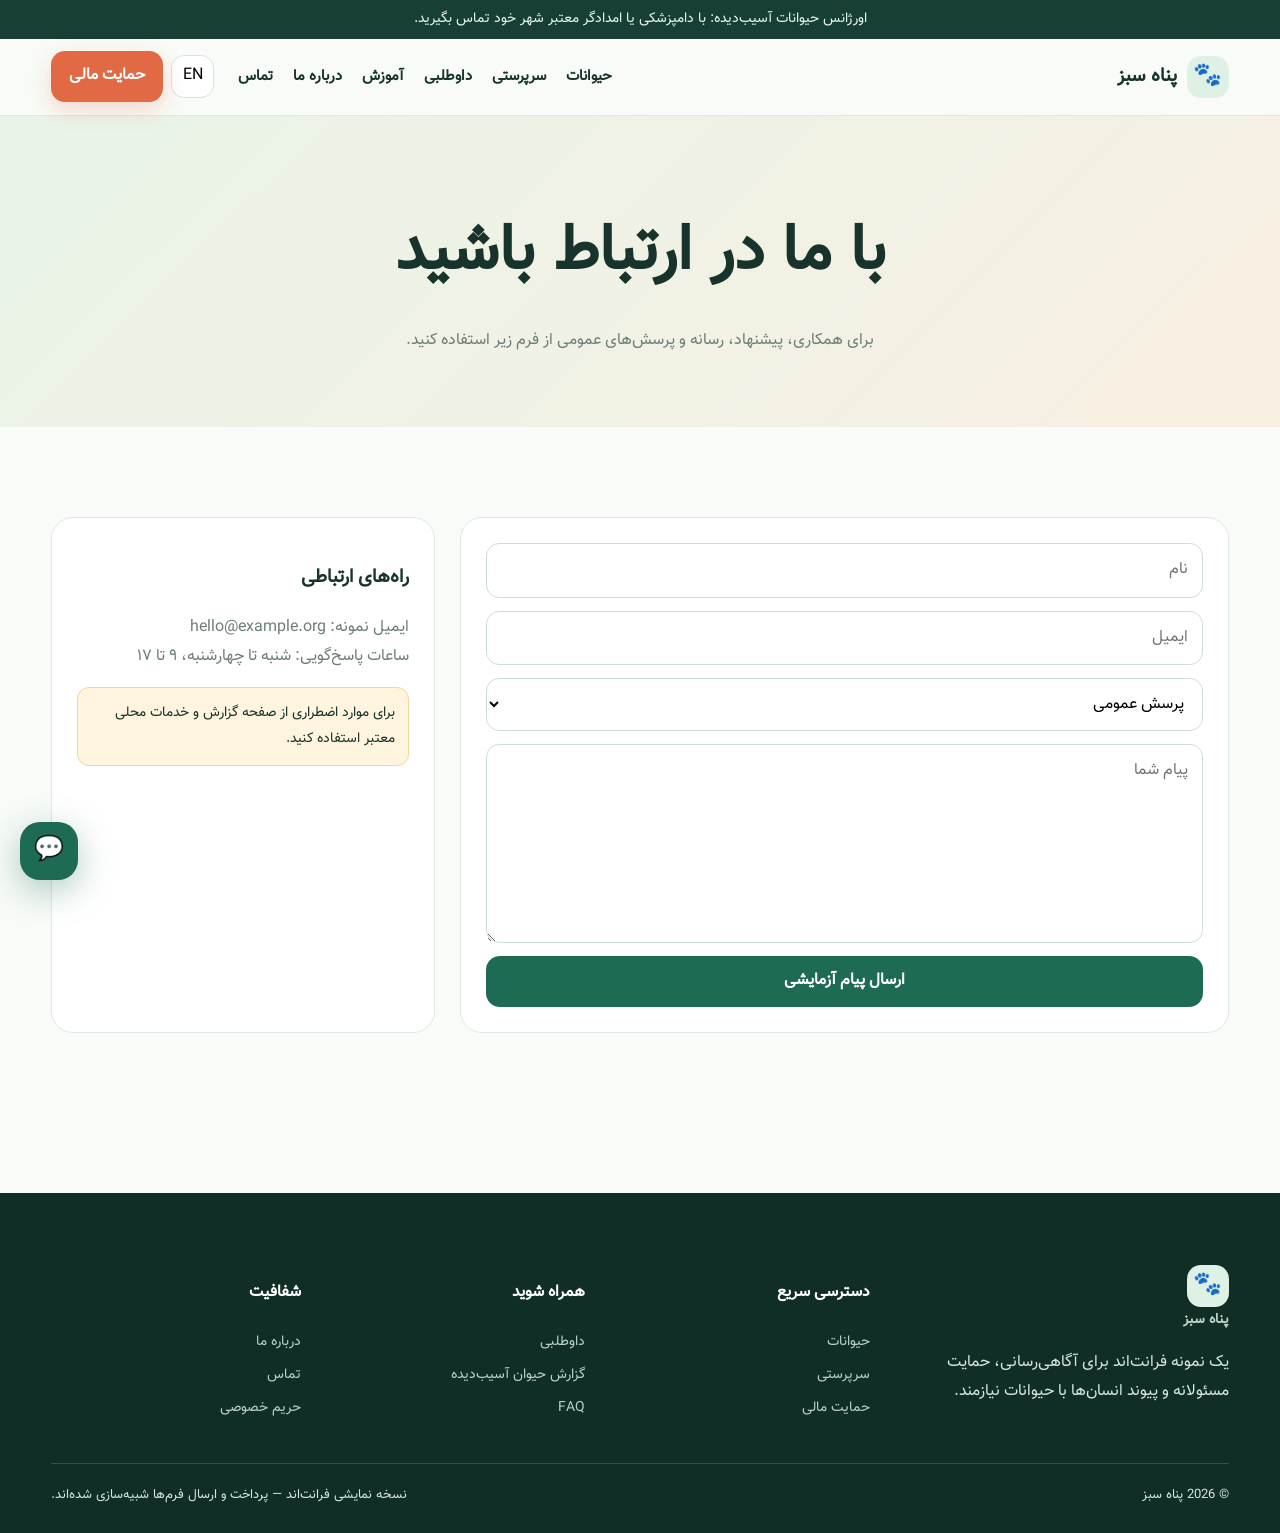
<file: contact.html>
<!doctype html><html lang="fa" dir="rtl"><head><meta charset="utf-8"><meta name="viewport" content="width=device-width,initial-scale=1"><title>تماس با ما | پناه سبز</title><meta name="description" content="فرم تماس و راه‌های ارتباطی."><meta name="theme-color" content="#173f35"><meta property="og:type" content="website"><meta property="og:title" content="تماس با ما | پناه سبز"><meta property="og:description" content="فرم تماس و راه‌های ارتباطی."><link rel="icon" href="images/bird.svg"><link rel="manifest" href="manifest.webmanifest"><link rel="stylesheet" href="styles/main.css"></head><body><a class="skip" href="#main">پرش به محتوای اصلی</a><div class="topbar" data-i18n="topbar">اورژانس حیوانات آسیب‌دیده: با دامپزشکی یا امدادگر معتبر شهر خود تماس بگیرید.</div><header class="header"><div class="container nav"><a class="brand" href="index.html" aria-label="خانه"><span class="brand-mark">🐾</span><span data-i18n="brand">پناه سبز</span></a><nav class="nav-links" id="navLinks" aria-label="منوی اصلی"><a href="animals.html" data-i18n="navAnimals">حیوانات</a><a href="adopt.html" data-i18n="navAdopt">سرپرستی</a><a href="volunteer.html" data-i18n="navVolunteer">داوطلبی</a><a href="blog.html" data-i18n="navLearn">آموزش</a><a href="about.html" data-i18n="navAbout">درباره ما</a><a href="contact.html" data-i18n="navContact">تماس</a></nav><div class="actions"><button class="icon-btn" id="langBtn" aria-label="تغییر زبان">EN</button><a class="btn btn-primary" href="donate.html" data-i18n="donate">حمایت مالی</a><button class="icon-btn menu-btn" id="menuBtn" aria-label="باز کردن منو">☰</button></div></div></header><main id="main"><section class="page-hero"><div class="container"><h1 data-i18n="contactTitle">با ما در ارتباط باشید</h1><p class="muted" data-i18n="contactText">برای همکاری، پیشنهاد، رسانه و پرسش‌های عمومی از فرم زیر استفاده کنید.</p></div></section><section class="section"><div class="container content-grid"><div class="panel"><form class="form demo-form"><input required placeholder="نام"><input required type="email" placeholder="ایمیل"><select><option>پرسش عمومی</option><option>همکاری</option><option>رسانه</option><option>پیشنهاد و انتقاد</option></select><textarea required rows="6" placeholder="پیام شما"></textarea><button class="btn btn-green">ارسال پیام آزمایشی</button></form></div><aside class="panel"><h3>راه‌های ارتباطی</h3><p class="muted">ایمیل نمونه: hello@example.org<br>ساعات پاسخ‌گویی: شنبه تا چهارشنبه، ۹ تا ۱۷</p><div class="notice">برای موارد اضطراری از صفحه گزارش و خدمات محلی معتبر استفاده کنید.</div></aside></div></section></main><footer class="footer"><div class="container"><div class="footer-grid"><div><a class="brand" href="index.html"><span class="brand-mark">🐾</span><span data-i18n="brand">پناه سبز</span></a><p data-i18n="footerIntro">یک نمونه فرانت‌اند برای آگاهی‌رسانی، حمایت مسئولانه و پیوند انسان‌ها با حیوانات نیازمند.</p></div><div><h4 data-i18n="quick">دسترسی سریع</h4><a href="animals.html" data-i18n="navAnimals">حیوانات</a><a href="adopt.html" data-i18n="navAdopt">سرپرستی</a><a href="donate.html" data-i18n="donate">حمایت مالی</a></div><div><h4 data-i18n="participate">همراه شوید</h4><a href="volunteer.html" data-i18n="navVolunteer">داوطلبی</a><a href="report.html" data-i18n="report">گزارش حیوان آسیب‌دیده</a><a href="faq.html">FAQ</a></div><div><h4 data-i18n="transparency">شفافیت</h4><a href="about.html" data-i18n="navAbout">درباره ما</a><a href="contact.html" data-i18n="navContact">تماس</a><a href="privacy.html" data-i18n="privacy">حریم خصوصی</a></div></div><div class="footer-bottom"><span>© <span id="year"></span> <span data-i18n="brand">پناه سبز</span></span><span data-i18n="demo">نسخه نمایشی فرانت‌اند — پرداخت و ارسال فرم‌ها شبیه‌سازی شده‌اند.</span></div></div></footer><div class="chat"><button class="chat-toggle" id="chatToggle" aria-label="دستیار هوشمند">💬</button><div class="chatbox" id="chatbox"><div class="chat-head"><strong data-i18n="assistant">دستیار پناه سبز</strong><div style="font-size:.75rem;opacity:.8" data-i18n="assistantSub">راهنمای سریع سرپرستی، حمایت و داوطلبی</div></div><div class="messages" id="messages"></div><form class="chat-input" id="chatForm"><input id="chatInput" autocomplete="off" data-i18n-placeholder="ask" placeholder="سؤالت را بنویس..."><button class="icon-btn" aria-label="ارسال">➤</button></form></div></div><div class="toast" id="toast"></div><script src="js/data.js"></script><script src="js/app.js"></script></body></html>
</file>
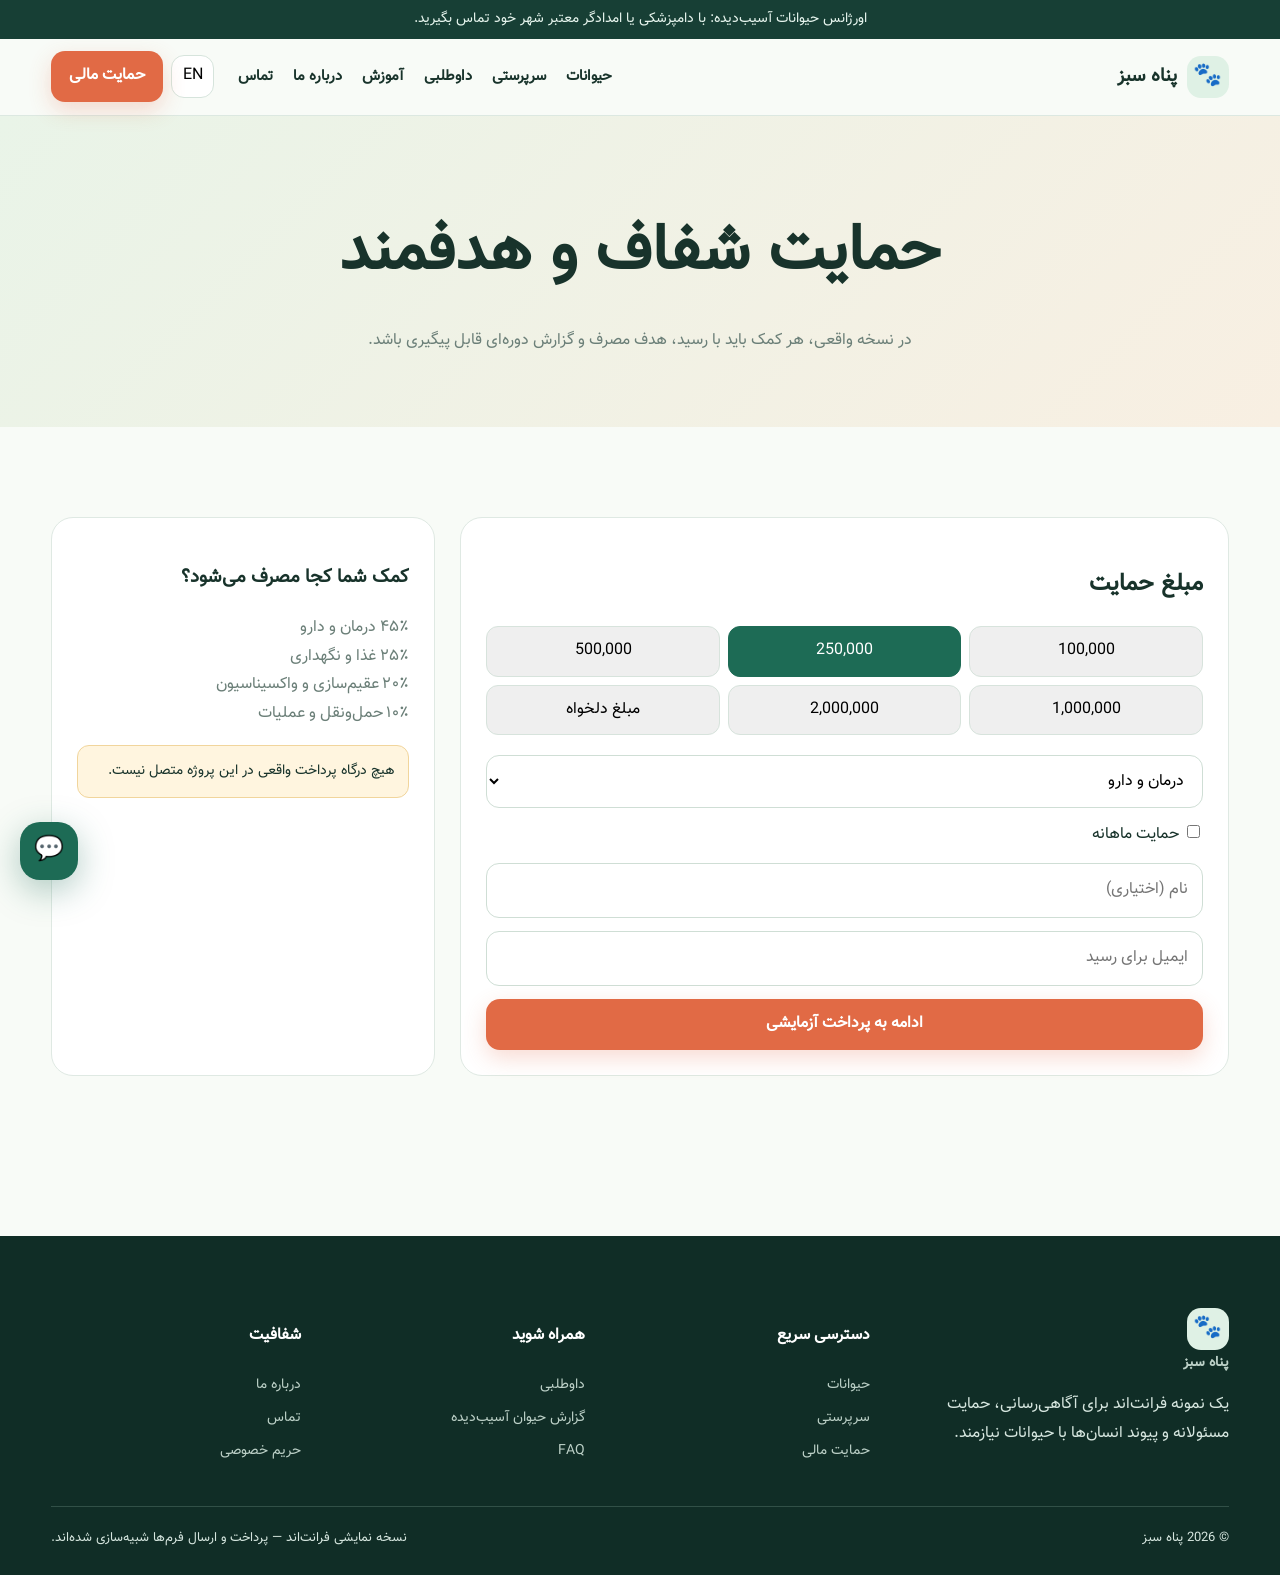
<file: donate.html>
<!doctype html><html lang="fa" dir="rtl"><head><meta charset="utf-8"><meta name="viewport" content="width=device-width,initial-scale=1"><title>حمایت مالی | پناه سبز</title><meta name="description" content="فرم نمونه حمایت مالی شفاف برای درمان و نگهداری حیوانات."><meta name="theme-color" content="#173f35"><meta property="og:type" content="website"><meta property="og:title" content="حمایت مالی | پناه سبز"><meta property="og:description" content="فرم نمونه حمایت مالی شفاف برای درمان و نگهداری حیوانات."><link rel="icon" href="images/bird.svg"><link rel="manifest" href="manifest.webmanifest"><link rel="stylesheet" href="styles/main.css"></head><body><a class="skip" href="#main">پرش به محتوای اصلی</a><div class="topbar" data-i18n="topbar">اورژانس حیوانات آسیب‌دیده: با دامپزشکی یا امدادگر معتبر شهر خود تماس بگیرید.</div><header class="header"><div class="container nav"><a class="brand" href="index.html" aria-label="خانه"><span class="brand-mark">🐾</span><span data-i18n="brand">پناه سبز</span></a><nav class="nav-links" id="navLinks" aria-label="منوی اصلی"><a href="animals.html" data-i18n="navAnimals">حیوانات</a><a href="adopt.html" data-i18n="navAdopt">سرپرستی</a><a href="volunteer.html" data-i18n="navVolunteer">داوطلبی</a><a href="blog.html" data-i18n="navLearn">آموزش</a><a href="about.html" data-i18n="navAbout">درباره ما</a><a href="contact.html" data-i18n="navContact">تماس</a></nav><div class="actions"><button class="icon-btn" id="langBtn" aria-label="تغییر زبان">EN</button><a class="btn btn-primary" href="donate.html" data-i18n="donate">حمایت مالی</a><button class="icon-btn menu-btn" id="menuBtn" aria-label="باز کردن منو">☰</button></div></div></header><main id="main"><section class="page-hero"><div class="container"><h1 data-i18n="donateTitle">حمایت شفاف و هدفمند</h1><p class="muted" data-i18n="donateText">در نسخه واقعی، هر کمک باید با رسید، هدف مصرف و گزارش دوره‌ای قابل پیگیری باشد.</p></div></section><section class="section"><div class="container content-grid"><div class="panel"><h2 data-i18n="selectAmount">مبلغ حمایت</h2><div class="amounts" id="donationAmounts"><button class="amount">100,000</button><button class="amount active">250,000</button><button class="amount">500,000</button><button class="amount">1,000,000</button><button class="amount">2,000,000</button><button class="amount">مبلغ دلخواه</button></div><form class="form demo-form" style="margin-top:20px"><select><option>درمان و دارو</option><option>غذا و نگهداری</option><option>عقیم‌سازی</option><option>هرجا بیشتر نیاز است</option></select><label><input type="checkbox"> حمایت ماهانه</label><input placeholder="نام (اختیاری)"><input type="email" placeholder="ایمیل برای رسید"><button class="btn btn-primary">ادامه به پرداخت آزمایشی</button></form></div><aside class="panel"><h3 data-i18n="whereMoney">کمک شما کجا مصرف می‌شود؟</h3><p class="muted">۴۵٪ درمان و دارو<br>۲۵٪ غذا و نگهداری<br>۲۰٪ عقیم‌سازی و واکسیناسیون<br>۱۰٪ حمل‌ونقل و عملیات</p><div class="notice" data-i18n="demoPay2">هیچ درگاه پرداخت واقعی در این پروژه متصل نیست.</div></aside></div></section></main><footer class="footer"><div class="container"><div class="footer-grid"><div><a class="brand" href="index.html"><span class="brand-mark">🐾</span><span data-i18n="brand">پناه سبز</span></a><p data-i18n="footerIntro">یک نمونه فرانت‌اند برای آگاهی‌رسانی، حمایت مسئولانه و پیوند انسان‌ها با حیوانات نیازمند.</p></div><div><h4 data-i18n="quick">دسترسی سریع</h4><a href="animals.html" data-i18n="navAnimals">حیوانات</a><a href="adopt.html" data-i18n="navAdopt">سرپرستی</a><a href="donate.html" data-i18n="donate">حمایت مالی</a></div><div><h4 data-i18n="participate">همراه شوید</h4><a href="volunteer.html" data-i18n="navVolunteer">داوطلبی</a><a href="report.html" data-i18n="report">گزارش حیوان آسیب‌دیده</a><a href="faq.html">FAQ</a></div><div><h4 data-i18n="transparency">شفافیت</h4><a href="about.html" data-i18n="navAbout">درباره ما</a><a href="contact.html" data-i18n="navContact">تماس</a><a href="privacy.html" data-i18n="privacy">حریم خصوصی</a></div></div><div class="footer-bottom"><span>© <span id="year"></span> <span data-i18n="brand">پناه سبز</span></span><span data-i18n="demo">نسخه نمایشی فرانت‌اند — پرداخت و ارسال فرم‌ها شبیه‌سازی شده‌اند.</span></div></div></footer><div class="chat"><button class="chat-toggle" id="chatToggle" aria-label="دستیار هوشمند">💬</button><div class="chatbox" id="chatbox"><div class="chat-head"><strong data-i18n="assistant">دستیار پناه سبز</strong><div style="font-size:.75rem;opacity:.8" data-i18n="assistantSub">راهنمای سریع سرپرستی، حمایت و داوطلبی</div></div><div class="messages" id="messages"></div><form class="chat-input" id="chatForm"><input id="chatInput" autocomplete="off" data-i18n-placeholder="ask" placeholder="سؤالت را بنویس..."><button class="icon-btn" aria-label="ارسال">➤</button></form></div></div><div class="toast" id="toast"></div><script src="js/data.js"></script><script src="js/app.js"></script></body></html>
</file>
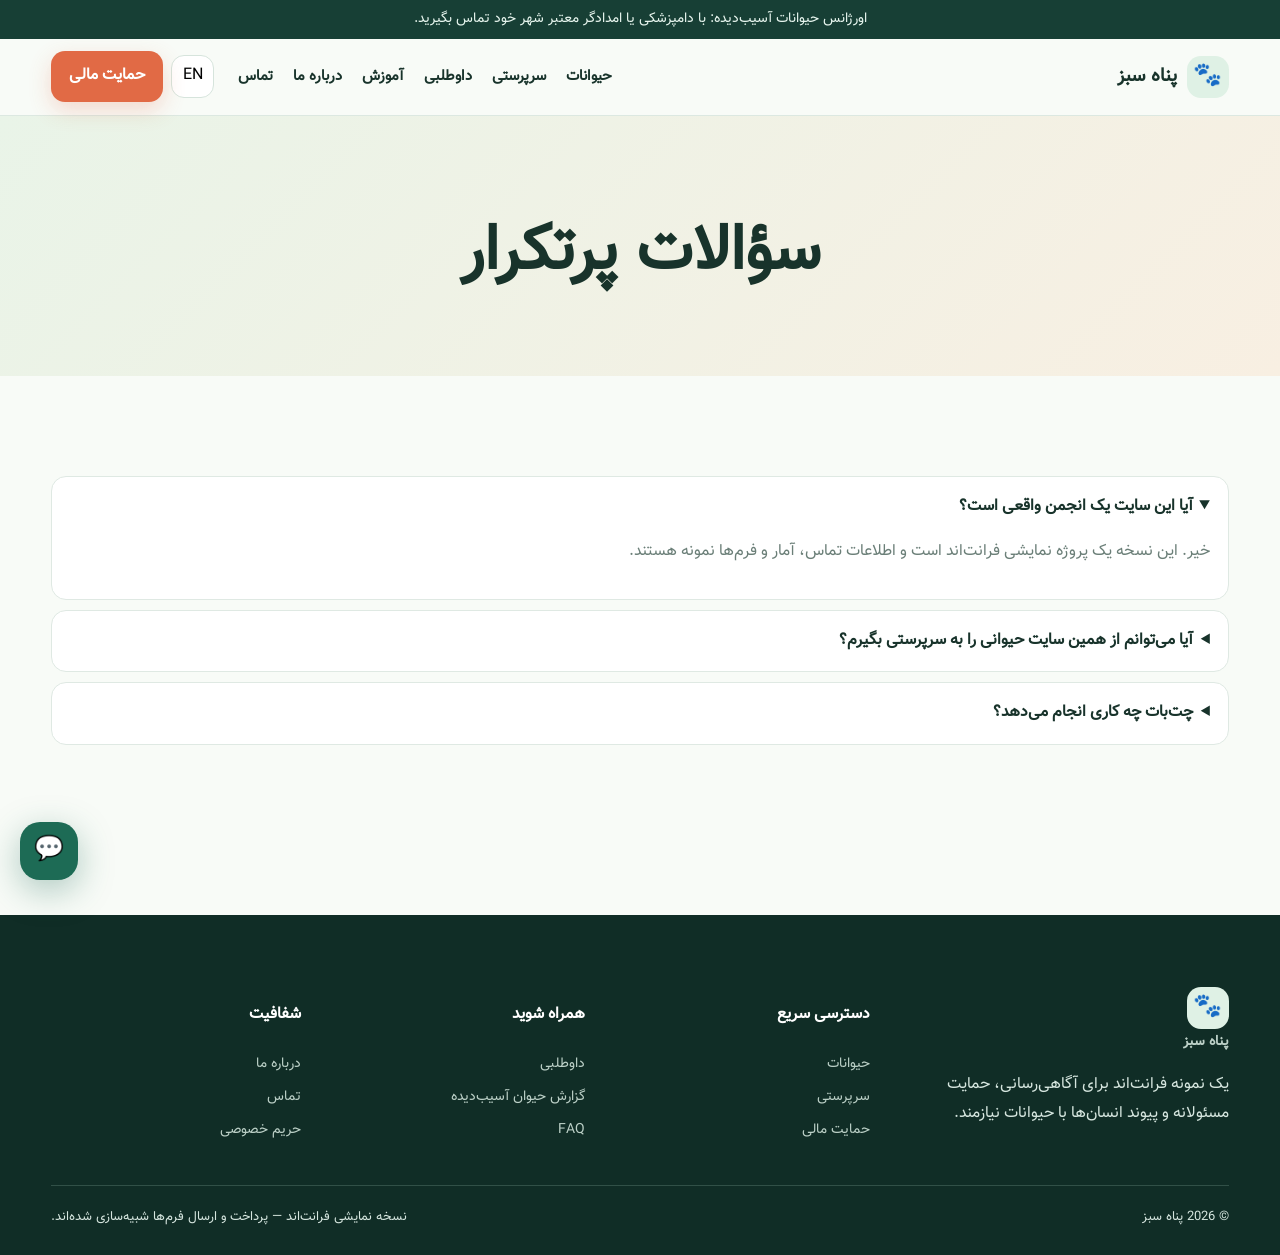
<file: faq.html>
<!doctype html><html lang="fa" dir="rtl"><head><meta charset="utf-8"><meta name="viewport" content="width=device-width,initial-scale=1"><title>سؤالات پرتکرار | پناه سبز</title><meta name="description" content="پاسخ به پرسش‌های متداول درباره نسخه نمایشی."><meta name="theme-color" content="#173f35"><meta property="og:type" content="website"><meta property="og:title" content="سؤالات پرتکرار | پناه سبز"><meta property="og:description" content="پاسخ به پرسش‌های متداول درباره نسخه نمایشی."><link rel="icon" href="images/bird.svg"><link rel="manifest" href="manifest.webmanifest"><link rel="stylesheet" href="styles/main.css"></head><body><a class="skip" href="#main">پرش به محتوای اصلی</a><div class="topbar" data-i18n="topbar">اورژانس حیوانات آسیب‌دیده: با دامپزشکی یا امدادگر معتبر شهر خود تماس بگیرید.</div><header class="header"><div class="container nav"><a class="brand" href="index.html" aria-label="خانه"><span class="brand-mark">🐾</span><span data-i18n="brand">پناه سبز</span></a><nav class="nav-links" id="navLinks" aria-label="منوی اصلی"><a href="animals.html" data-i18n="navAnimals">حیوانات</a><a href="adopt.html" data-i18n="navAdopt">سرپرستی</a><a href="volunteer.html" data-i18n="navVolunteer">داوطلبی</a><a href="blog.html" data-i18n="navLearn">آموزش</a><a href="about.html" data-i18n="navAbout">درباره ما</a><a href="contact.html" data-i18n="navContact">تماس</a></nav><div class="actions"><button class="icon-btn" id="langBtn" aria-label="تغییر زبان">EN</button><a class="btn btn-primary" href="donate.html" data-i18n="donate">حمایت مالی</a><button class="icon-btn menu-btn" id="menuBtn" aria-label="باز کردن منو">☰</button></div></div></header><main id="main"><section class="page-hero"><div class="container"><h1>سؤالات پرتکرار</h1></div></section><section class="section"><div class="container faq"><details open><summary>آیا این سایت یک انجمن واقعی است؟</summary><p class="muted">خیر. این نسخه یک پروژه نمایشی فرانت‌اند است و اطلاعات تماس، آمار و فرم‌ها نمونه هستند.</p></details><details><summary>آیا می‌توانم از همین سایت حیوانی را به سرپرستی بگیرم؟</summary><p class="muted">در نسخه فعلی خیر؛ فرایندها شبیه‌سازی شده‌اند و به بک‌اند یا انجمن واقعی متصل نیستند.</p></details><details><summary>چت‌بات چه کاری انجام می‌دهد؟</summary><p class="muted">در این نسخه، پاسخ‌گوی محلی و مبتنی بر کلیدواژه است و برای اتصال به مدل هوش مصنوعی واقعی آماده توسعه است.</p></details></div></section></main><footer class="footer"><div class="container"><div class="footer-grid"><div><a class="brand" href="index.html"><span class="brand-mark">🐾</span><span data-i18n="brand">پناه سبز</span></a><p data-i18n="footerIntro">یک نمونه فرانت‌اند برای آگاهی‌رسانی، حمایت مسئولانه و پیوند انسان‌ها با حیوانات نیازمند.</p></div><div><h4 data-i18n="quick">دسترسی سریع</h4><a href="animals.html" data-i18n="navAnimals">حیوانات</a><a href="adopt.html" data-i18n="navAdopt">سرپرستی</a><a href="donate.html" data-i18n="donate">حمایت مالی</a></div><div><h4 data-i18n="participate">همراه شوید</h4><a href="volunteer.html" data-i18n="navVolunteer">داوطلبی</a><a href="report.html" data-i18n="report">گزارش حیوان آسیب‌دیده</a><a href="faq.html">FAQ</a></div><div><h4 data-i18n="transparency">شفافیت</h4><a href="about.html" data-i18n="navAbout">درباره ما</a><a href="contact.html" data-i18n="navContact">تماس</a><a href="privacy.html" data-i18n="privacy">حریم خصوصی</a></div></div><div class="footer-bottom"><span>© <span id="year"></span> <span data-i18n="brand">پناه سبز</span></span><span data-i18n="demo">نسخه نمایشی فرانت‌اند — پرداخت و ارسال فرم‌ها شبیه‌سازی شده‌اند.</span></div></div></footer><div class="chat"><button class="chat-toggle" id="chatToggle" aria-label="دستیار هوشمند">💬</button><div class="chatbox" id="chatbox"><div class="chat-head"><strong data-i18n="assistant">دستیار پناه سبز</strong><div style="font-size:.75rem;opacity:.8" data-i18n="assistantSub">راهنمای سریع سرپرستی، حمایت و داوطلبی</div></div><div class="messages" id="messages"></div><form class="chat-input" id="chatForm"><input id="chatInput" autocomplete="off" data-i18n-placeholder="ask" placeholder="سؤالت را بنویس..."><button class="icon-btn" aria-label="ارسال">➤</button></form></div></div><div class="toast" id="toast"></div><script src="js/data.js"></script><script src="js/app.js"></script></body></html>
</file>
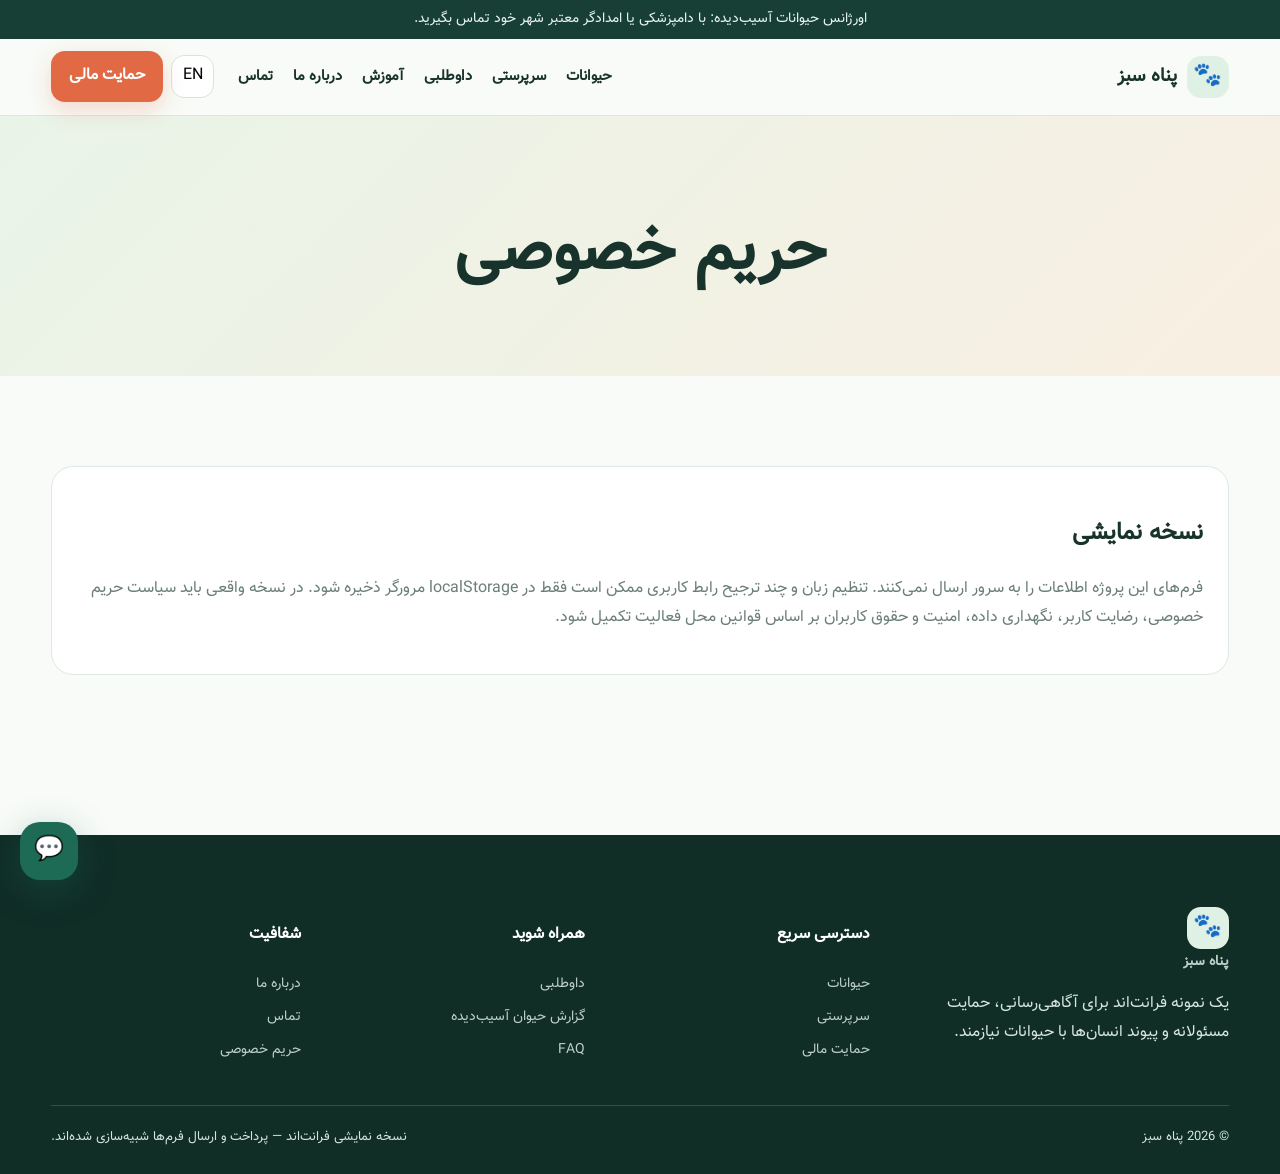
<file: privacy.html>
<!doctype html><html lang="fa" dir="rtl"><head><meta charset="utf-8"><meta name="viewport" content="width=device-width,initial-scale=1"><title>حریم خصوصی | پناه سبز</title><meta name="description" content="سیاست حریم خصوصی نسخه نمایشی."><meta name="theme-color" content="#173f35"><meta property="og:type" content="website"><meta property="og:title" content="حریم خصوصی | پناه سبز"><meta property="og:description" content="سیاست حریم خصوصی نسخه نمایشی."><link rel="icon" href="images/bird.svg"><link rel="manifest" href="manifest.webmanifest"><link rel="stylesheet" href="styles/main.css"></head><body><a class="skip" href="#main">پرش به محتوای اصلی</a><div class="topbar" data-i18n="topbar">اورژانس حیوانات آسیب‌دیده: با دامپزشکی یا امدادگر معتبر شهر خود تماس بگیرید.</div><header class="header"><div class="container nav"><a class="brand" href="index.html" aria-label="خانه"><span class="brand-mark">🐾</span><span data-i18n="brand">پناه سبز</span></a><nav class="nav-links" id="navLinks" aria-label="منوی اصلی"><a href="animals.html" data-i18n="navAnimals">حیوانات</a><a href="adopt.html" data-i18n="navAdopt">سرپرستی</a><a href="volunteer.html" data-i18n="navVolunteer">داوطلبی</a><a href="blog.html" data-i18n="navLearn">آموزش</a><a href="about.html" data-i18n="navAbout">درباره ما</a><a href="contact.html" data-i18n="navContact">تماس</a></nav><div class="actions"><button class="icon-btn" id="langBtn" aria-label="تغییر زبان">EN</button><a class="btn btn-primary" href="donate.html" data-i18n="donate">حمایت مالی</a><button class="icon-btn menu-btn" id="menuBtn" aria-label="باز کردن منو">☰</button></div></div></header><main id="main"><section class="page-hero"><div class="container"><h1>حریم خصوصی</h1></div></section><section class="section"><div class="container panel"><h2>نسخه نمایشی</h2><p class="muted">فرم‌های این پروژه اطلاعات را به سرور ارسال نمی‌کنند. تنظیم زبان و چند ترجیح رابط کاربری ممکن است فقط در localStorage مرورگر ذخیره شود. در نسخه واقعی باید سیاست حریم خصوصی، رضایت کاربر، نگهداری داده، امنیت و حقوق کاربران بر اساس قوانین محل فعالیت تکمیل شود.</p></div></section></main><footer class="footer"><div class="container"><div class="footer-grid"><div><a class="brand" href="index.html"><span class="brand-mark">🐾</span><span data-i18n="brand">پناه سبز</span></a><p data-i18n="footerIntro">یک نمونه فرانت‌اند برای آگاهی‌رسانی، حمایت مسئولانه و پیوند انسان‌ها با حیوانات نیازمند.</p></div><div><h4 data-i18n="quick">دسترسی سریع</h4><a href="animals.html" data-i18n="navAnimals">حیوانات</a><a href="adopt.html" data-i18n="navAdopt">سرپرستی</a><a href="donate.html" data-i18n="donate">حمایت مالی</a></div><div><h4 data-i18n="participate">همراه شوید</h4><a href="volunteer.html" data-i18n="navVolunteer">داوطلبی</a><a href="report.html" data-i18n="report">گزارش حیوان آسیب‌دیده</a><a href="faq.html">FAQ</a></div><div><h4 data-i18n="transparency">شفافیت</h4><a href="about.html" data-i18n="navAbout">درباره ما</a><a href="contact.html" data-i18n="navContact">تماس</a><a href="privacy.html" data-i18n="privacy">حریم خصوصی</a></div></div><div class="footer-bottom"><span>© <span id="year"></span> <span data-i18n="brand">پناه سبز</span></span><span data-i18n="demo">نسخه نمایشی فرانت‌اند — پرداخت و ارسال فرم‌ها شبیه‌سازی شده‌اند.</span></div></div></footer><div class="chat"><button class="chat-toggle" id="chatToggle" aria-label="دستیار هوشمند">💬</button><div class="chatbox" id="chatbox"><div class="chat-head"><strong data-i18n="assistant">دستیار پناه سبز</strong><div style="font-size:.75rem;opacity:.8" data-i18n="assistantSub">راهنمای سریع سرپرستی، حمایت و داوطلبی</div></div><div class="messages" id="messages"></div><form class="chat-input" id="chatForm"><input id="chatInput" autocomplete="off" data-i18n-placeholder="ask" placeholder="سؤالت را بنویس..."><button class="icon-btn" aria-label="ارسال">➤</button></form></div></div><div class="toast" id="toast"></div><script src="js/data.js"></script><script src="js/app.js"></script></body></html>
</file>
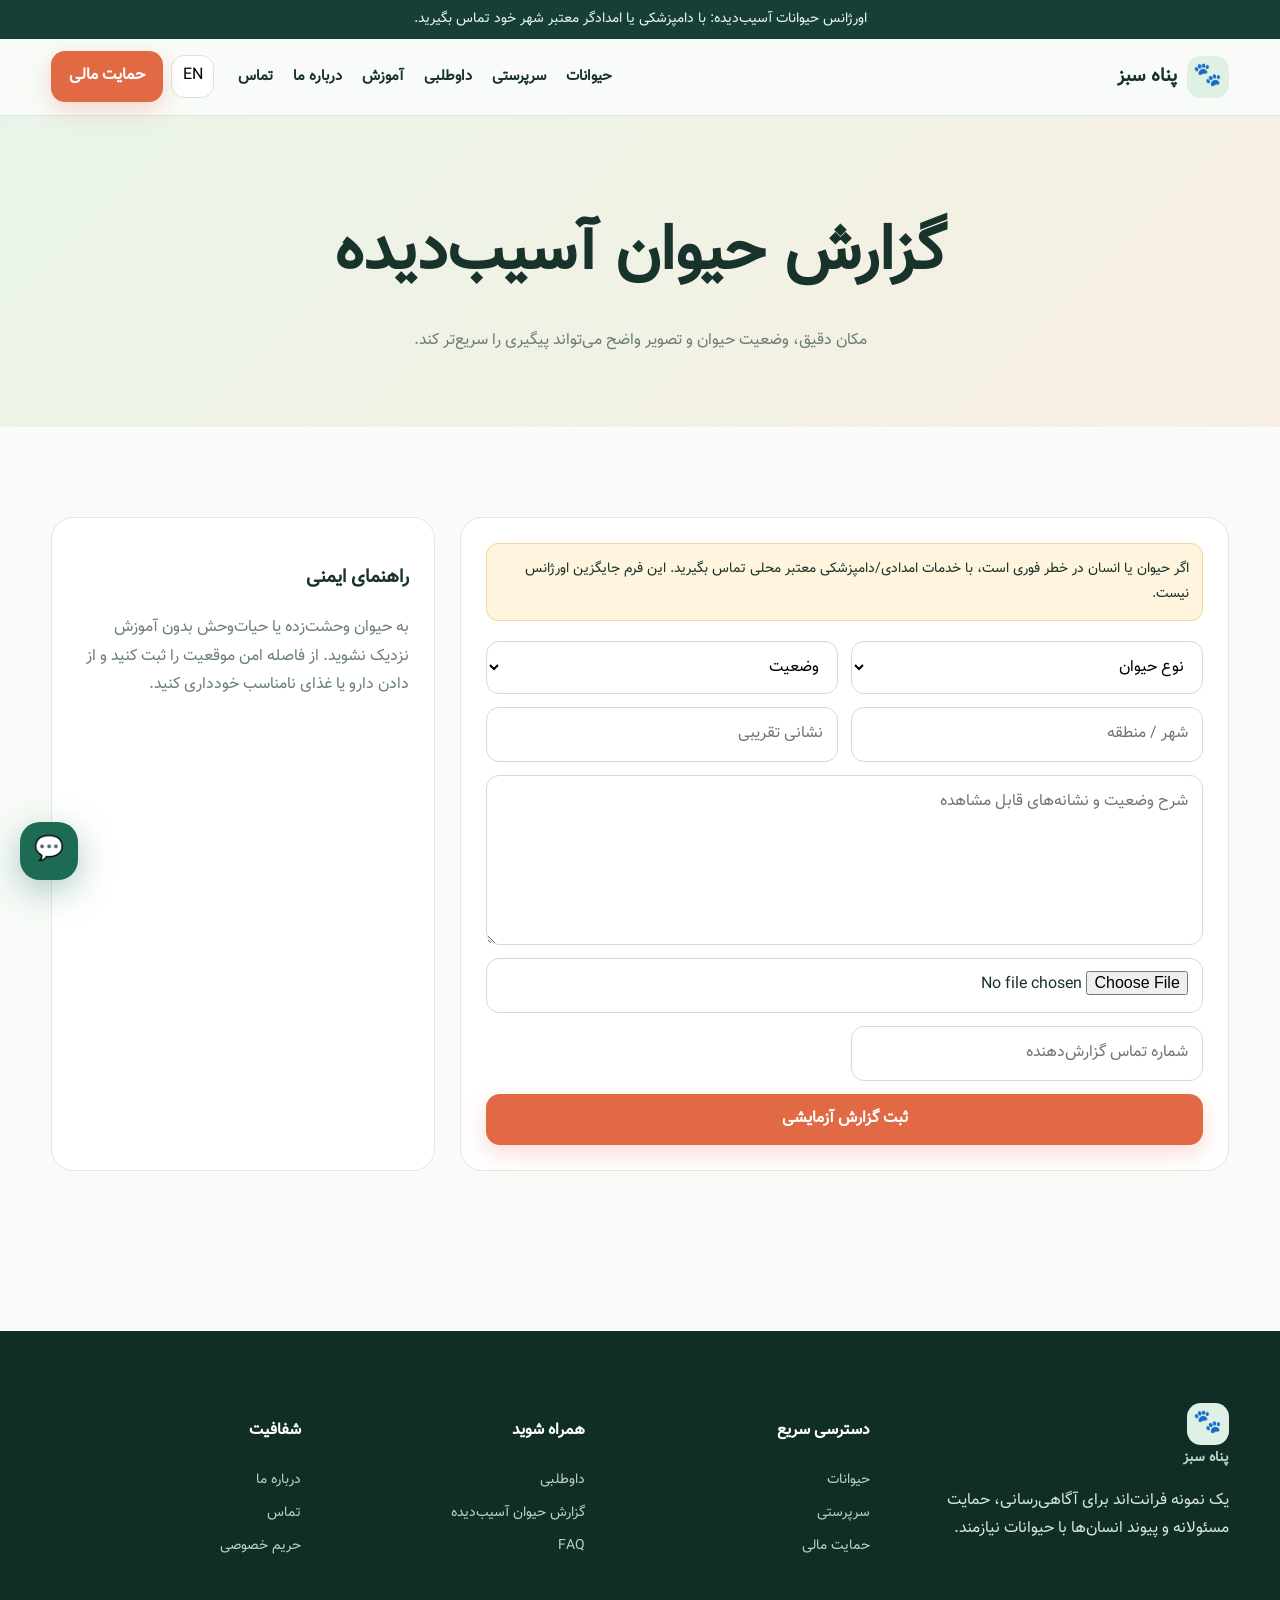
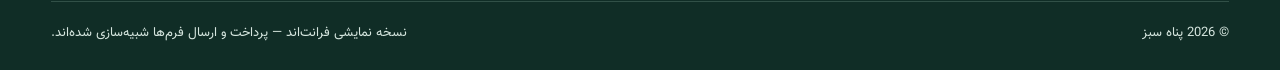
<file: report.html>
<!doctype html><html lang="fa" dir="rtl"><head><meta charset="utf-8"><meta name="viewport" content="width=device-width,initial-scale=1"><title>گزارش حیوان آسیب‌دیده | پناه سبز</title><meta name="description" content="فرم نمونه گزارش حیوان آسیب‌دیده با راهنمای ایمنی."><meta name="theme-color" content="#173f35"><meta property="og:type" content="website"><meta property="og:title" content="گزارش حیوان آسیب‌دیده | پناه سبز"><meta property="og:description" content="فرم نمونه گزارش حیوان آسیب‌دیده با راهنمای ایمنی."><link rel="icon" href="images/bird.svg"><link rel="manifest" href="manifest.webmanifest"><link rel="stylesheet" href="styles/main.css"></head><body><a class="skip" href="#main">پرش به محتوای اصلی</a><div class="topbar" data-i18n="topbar">اورژانس حیوانات آسیب‌دیده: با دامپزشکی یا امدادگر معتبر شهر خود تماس بگیرید.</div><header class="header"><div class="container nav"><a class="brand" href="index.html" aria-label="خانه"><span class="brand-mark">🐾</span><span data-i18n="brand">پناه سبز</span></a><nav class="nav-links" id="navLinks" aria-label="منوی اصلی"><a href="animals.html" data-i18n="navAnimals">حیوانات</a><a href="adopt.html" data-i18n="navAdopt">سرپرستی</a><a href="volunteer.html" data-i18n="navVolunteer">داوطلبی</a><a href="blog.html" data-i18n="navLearn">آموزش</a><a href="about.html" data-i18n="navAbout">درباره ما</a><a href="contact.html" data-i18n="navContact">تماس</a></nav><div class="actions"><button class="icon-btn" id="langBtn" aria-label="تغییر زبان">EN</button><a class="btn btn-primary" href="donate.html" data-i18n="donate">حمایت مالی</a><button class="icon-btn menu-btn" id="menuBtn" aria-label="باز کردن منو">☰</button></div></div></header><main id="main"><section class="page-hero"><div class="container"><h1 data-i18n="reportTitle">گزارش حیوان آسیب‌دیده</h1><p class="muted" data-i18n="reportText">مکان دقیق، وضعیت حیوان و تصویر واضح می‌تواند پیگیری را سریع‌تر کند.</p></div></section><section class="section"><div class="container content-grid"><div class="panel"><div class="notice" data-i18n="emergency">اگر حیوان یا انسان در خطر فوری است، با خدمات امدادی/دامپزشکی معتبر محلی تماس بگیرید. این فرم جایگزین اورژانس نیست.</div><form class="form two demo-form" style="margin-top:20px"><select required><option value="">نوع حیوان</option><option>سگ</option><option>گربه</option><option>پرنده</option><option>حیات وحش</option></select><select required><option value="">وضعیت</option><option>آسیب‌دیده</option><option>بیمار</option><option>گمشده/سرگردان</option><option>در معرض خطر</option></select><input required placeholder="شهر / منطقه"><input placeholder="نشانی تقریبی"><textarea class="full" rows="5" required placeholder="شرح وضعیت و نشانه‌های قابل مشاهده"></textarea><input class="full" type="file" accept="image/*"><input required placeholder="شماره تماس گزارش‌دهنده"><button class="btn btn-primary full">ثبت گزارش آزمایشی</button></form></div><aside class="panel"><h3>راهنمای ایمنی</h3><p class="muted">به حیوان وحشت‌زده یا حیات‌وحش بدون آموزش نزدیک نشوید. از فاصله امن موقعیت را ثبت کنید و از دادن دارو یا غذای نامناسب خودداری کنید.</p></aside></div></section></main><footer class="footer"><div class="container"><div class="footer-grid"><div><a class="brand" href="index.html"><span class="brand-mark">🐾</span><span data-i18n="brand">پناه سبز</span></a><p data-i18n="footerIntro">یک نمونه فرانت‌اند برای آگاهی‌رسانی، حمایت مسئولانه و پیوند انسان‌ها با حیوانات نیازمند.</p></div><div><h4 data-i18n="quick">دسترسی سریع</h4><a href="animals.html" data-i18n="navAnimals">حیوانات</a><a href="adopt.html" data-i18n="navAdopt">سرپرستی</a><a href="donate.html" data-i18n="donate">حمایت مالی</a></div><div><h4 data-i18n="participate">همراه شوید</h4><a href="volunteer.html" data-i18n="navVolunteer">داوطلبی</a><a href="report.html" data-i18n="report">گزارش حیوان آسیب‌دیده</a><a href="faq.html">FAQ</a></div><div><h4 data-i18n="transparency">شفافیت</h4><a href="about.html" data-i18n="navAbout">درباره ما</a><a href="contact.html" data-i18n="navContact">تماس</a><a href="privacy.html" data-i18n="privacy">حریم خصوصی</a></div></div><div class="footer-bottom"><span>© <span id="year"></span> <span data-i18n="brand">پناه سبز</span></span><span data-i18n="demo">نسخه نمایشی فرانت‌اند — پرداخت و ارسال فرم‌ها شبیه‌سازی شده‌اند.</span></div></div></footer><div class="chat"><button class="chat-toggle" id="chatToggle" aria-label="دستیار هوشمند">💬</button><div class="chatbox" id="chatbox"><div class="chat-head"><strong data-i18n="assistant">دستیار پناه سبز</strong><div style="font-size:.75rem;opacity:.8" data-i18n="assistantSub">راهنمای سریع سرپرستی، حمایت و داوطلبی</div></div><div class="messages" id="messages"></div><form class="chat-input" id="chatForm"><input id="chatInput" autocomplete="off" data-i18n-placeholder="ask" placeholder="سؤالت را بنویس..."><button class="icon-btn" aria-label="ارسال">➤</button></form></div></div><div class="toast" id="toast"></div><script src="js/data.js"></script><script src="js/app.js"></script></body></html>
</file>
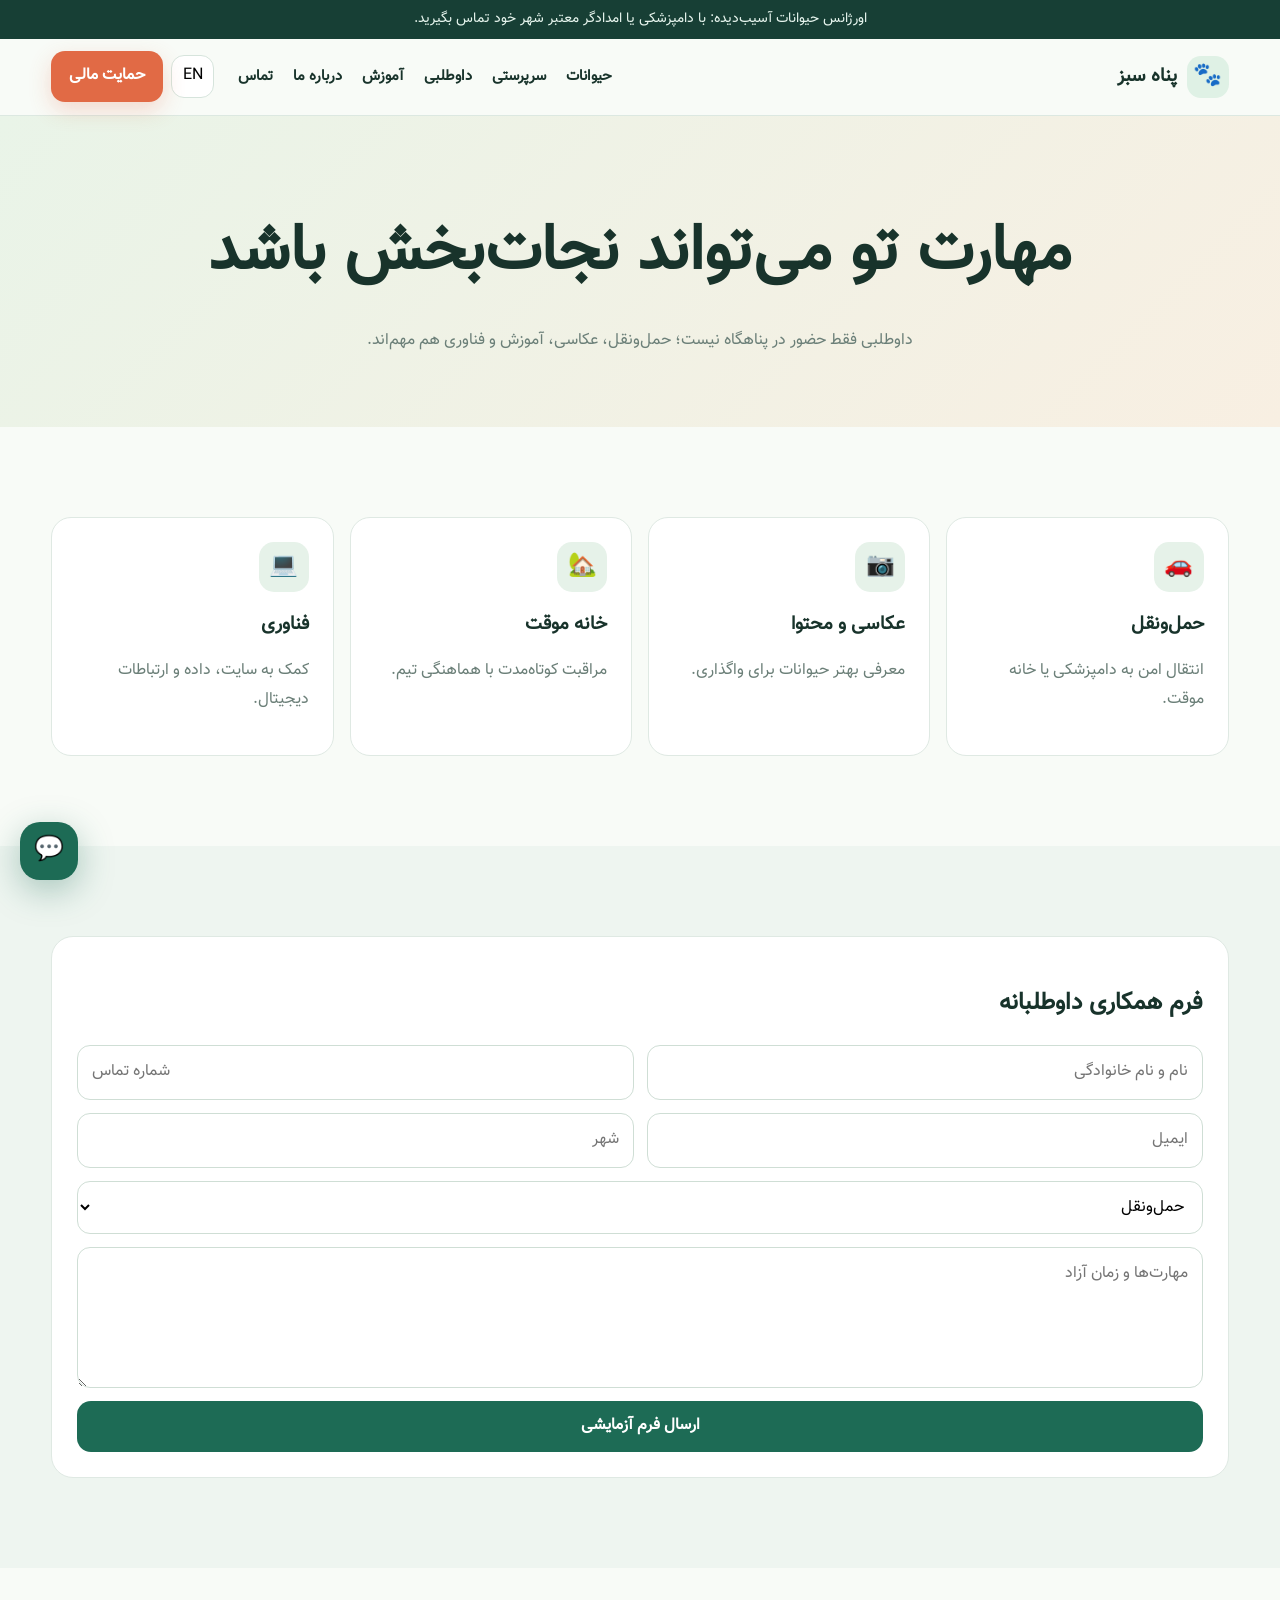
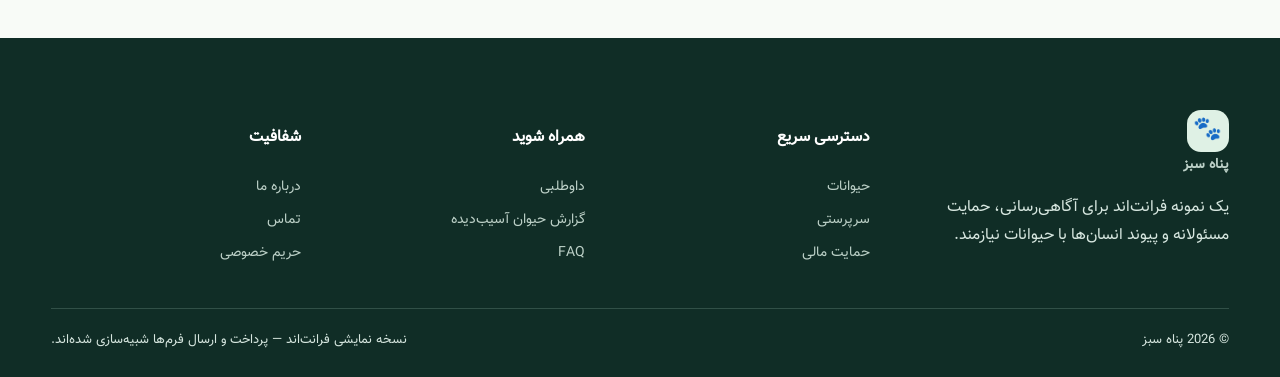
<file: volunteer.html>
<!doctype html><html lang="fa" dir="rtl"><head><meta charset="utf-8"><meta name="viewport" content="width=device-width,initial-scale=1"><title>داوطلبی | پناه سبز</title><meta name="description" content="فرصت‌های داوطلبی برای حمایت از حیوانات."><meta name="theme-color" content="#173f35"><meta property="og:type" content="website"><meta property="og:title" content="داوطلبی | پناه سبز"><meta property="og:description" content="فرصت‌های داوطلبی برای حمایت از حیوانات."><link rel="icon" href="images/bird.svg"><link rel="manifest" href="manifest.webmanifest"><link rel="stylesheet" href="styles/main.css"></head><body><a class="skip" href="#main">پرش به محتوای اصلی</a><div class="topbar" data-i18n="topbar">اورژانس حیوانات آسیب‌دیده: با دامپزشکی یا امدادگر معتبر شهر خود تماس بگیرید.</div><header class="header"><div class="container nav"><a class="brand" href="index.html" aria-label="خانه"><span class="brand-mark">🐾</span><span data-i18n="brand">پناه سبز</span></a><nav class="nav-links" id="navLinks" aria-label="منوی اصلی"><a href="animals.html" data-i18n="navAnimals">حیوانات</a><a href="adopt.html" data-i18n="navAdopt">سرپرستی</a><a href="volunteer.html" data-i18n="navVolunteer">داوطلبی</a><a href="blog.html" data-i18n="navLearn">آموزش</a><a href="about.html" data-i18n="navAbout">درباره ما</a><a href="contact.html" data-i18n="navContact">تماس</a></nav><div class="actions"><button class="icon-btn" id="langBtn" aria-label="تغییر زبان">EN</button><a class="btn btn-primary" href="donate.html" data-i18n="donate">حمایت مالی</a><button class="icon-btn menu-btn" id="menuBtn" aria-label="باز کردن منو">☰</button></div></div></header><main id="main"><section class="page-hero"><div class="container"><h1 data-i18n="volTitle">مهارت تو می‌تواند نجات‌بخش باشد</h1><p class="muted" data-i18n="volText">داوطلبی فقط حضور در پناهگاه نیست؛ حمل‌ونقل، عکاسی، آموزش و فناوری هم مهم‌اند.</p></div></section><section class="section"><div class="container"><div class="ways"><div class="way"><span class="ico">🚗</span><h3>حمل‌ونقل</h3><p class="muted">انتقال امن به دامپزشکی یا خانه موقت.</p></div><div class="way"><span class="ico">📷</span><h3>عکاسی و محتوا</h3><p class="muted">معرفی بهتر حیوانات برای واگذاری.</p></div><div class="way"><span class="ico">🏡</span><h3>خانه موقت</h3><p class="muted">مراقبت کوتاه‌مدت با هماهنگی تیم.</p></div><div class="way"><span class="ico">💻</span><h3>فناوری</h3><p class="muted">کمک به سایت، داده و ارتباطات دیجیتال.</p></div></div></div></section><section class="section alt"><div class="container panel"><h2 data-i18n="volForm">فرم همکاری داوطلبانه</h2><form class="form two demo-form"><input required placeholder="نام و نام خانوادگی"><input required type="tel" placeholder="شماره تماس"><input type="email" placeholder="ایمیل"><input placeholder="شهر"><select class="full"><option>حمل‌ونقل</option><option>خانه موقت</option><option>تولید محتوا</option><option>فناوری</option><option>کمک در رویدادها</option></select><textarea class="full" rows="4" placeholder="مهارت‌ها و زمان آزاد"></textarea><button class="btn btn-green full">ارسال فرم آزمایشی</button></form></div></section></main><footer class="footer"><div class="container"><div class="footer-grid"><div><a class="brand" href="index.html"><span class="brand-mark">🐾</span><span data-i18n="brand">پناه سبز</span></a><p data-i18n="footerIntro">یک نمونه فرانت‌اند برای آگاهی‌رسانی، حمایت مسئولانه و پیوند انسان‌ها با حیوانات نیازمند.</p></div><div><h4 data-i18n="quick">دسترسی سریع</h4><a href="animals.html" data-i18n="navAnimals">حیوانات</a><a href="adopt.html" data-i18n="navAdopt">سرپرستی</a><a href="donate.html" data-i18n="donate">حمایت مالی</a></div><div><h4 data-i18n="participate">همراه شوید</h4><a href="volunteer.html" data-i18n="navVolunteer">داوطلبی</a><a href="report.html" data-i18n="report">گزارش حیوان آسیب‌دیده</a><a href="faq.html">FAQ</a></div><div><h4 data-i18n="transparency">شفافیت</h4><a href="about.html" data-i18n="navAbout">درباره ما</a><a href="contact.html" data-i18n="navContact">تماس</a><a href="privacy.html" data-i18n="privacy">حریم خصوصی</a></div></div><div class="footer-bottom"><span>© <span id="year"></span> <span data-i18n="brand">پناه سبز</span></span><span data-i18n="demo">نسخه نمایشی فرانت‌اند — پرداخت و ارسال فرم‌ها شبیه‌سازی شده‌اند.</span></div></div></footer><div class="chat"><button class="chat-toggle" id="chatToggle" aria-label="دستیار هوشمند">💬</button><div class="chatbox" id="chatbox"><div class="chat-head"><strong data-i18n="assistant">دستیار پناه سبز</strong><div style="font-size:.75rem;opacity:.8" data-i18n="assistantSub">راهنمای سریع سرپرستی، حمایت و داوطلبی</div></div><div class="messages" id="messages"></div><form class="chat-input" id="chatForm"><input id="chatInput" autocomplete="off" data-i18n-placeholder="ask" placeholder="سؤالت را بنویس..."><button class="icon-btn" aria-label="ارسال">➤</button></form></div></div><div class="toast" id="toast"></div><script src="js/data.js"></script><script src="js/app.js"></script></body></html>
</file>
<file: styles/main.css>
@font-face{font-family:Vazir;src:url('../fonts/vazir.woff2') format('woff2');font-display:swap}*{box-sizing:border-box}html{scroll-behavior:smooth}body{margin:0;font-family:Vazir,Tahoma,sans-serif;background:#f8fbf7;color:#18332b;line-height:1.8;direction:rtl}body.en{direction:ltr}.container{width:min(1180px,92%);margin:auto}.skip{position:fixed;top:-100px;right:20px;background:#fff;padding:8px 14px;z-index:9999}.skip:focus{top:12px}a{text-decoration:none;color:inherit}button,input,select,textarea{font:inherit}.topbar{background:#173f35;color:#e8f6ef;text-align:center;padding:7px;font-size:.86rem}.header{position:sticky;top:0;z-index:1000;background:rgba(248,251,247,.94);backdrop-filter:blur(14px);border-bottom:1px solid #dce8e1}.nav{height:76px;display:flex;align-items:center;gap:24px}.brand{display:flex;align-items:center;gap:10px;font-weight:900;font-size:1.2rem}.brand-mark{width:42px;height:42px;border-radius:14px;background:#dff1e5;display:grid;place-items:center;font-size:1.45rem}.nav-links{display:flex;gap:20px;align-items:center;margin-right:auto}.en .nav-links{margin-right:0;margin-left:auto}.nav-links a{font-size:.92rem;font-weight:700}.nav-links a:hover{color:#e16a45}.actions{display:flex;align-items:center;gap:8px}.btn{border:0;border-radius:14px;padding:11px 18px;cursor:pointer;font-weight:800;display:inline-flex;align-items:center;justify-content:center;gap:7px}.btn-primary{background:#e16a45;color:#fff;box-shadow:0 8px 22px rgba(225,106,69,.24)}.btn-green{background:#1d6b55;color:#fff}.btn-soft{background:#eaf3ed;color:#174c3e}.btn-outline{border:1px solid #bdd3c8;background:transparent}.icon-btn{width:43px;height:43px;border-radius:13px;border:1px solid #d6e4dc;background:#fff;cursor:pointer}.menu-btn{display:none}.hero{min-height:680px;position:relative;overflow:hidden;background:linear-gradient(135deg,#e9f4e8 0%,#f8efe2 100%)}.hero-grid{min-height:680px;display:grid;grid-template-columns:1.05fr .95fr;align-items:center;gap:50px}.eyebrow{display:inline-flex;background:#fff;border:1px solid #d9e8df;border-radius:999px;padding:7px 12px;font-size:.82rem;font-weight:800;color:#1d6b55}.hero h1{font-size:clamp(2.5rem,5vw,5.1rem);line-height:1.12;margin:20px 0 18px;letter-spacing:-2px}.hero h1 span{color:#e16a45}.hero p{font-size:1.08rem;color:#557168;max-width:650px}.hero-actions{display:flex;gap:12px;flex-wrap:wrap;margin-top:26px}.hero-visual{position:relative;min-height:520px}.hero-card{position:absolute;inset:40px 20px 30px;border-radius:40px;background:#174c3e;overflow:hidden;box-shadow:0 35px 80px rgba(23,76,62,.22)}.hero-card img{width:100%;height:100%;object-fit:cover;opacity:.9}.float-card{position:absolute;background:#fff;padding:13px 17px;border-radius:16px;box-shadow:0 14px 40px rgba(24,51,43,.16);font-weight:800}.float-1{top:25px;right:-5px}.float-2{bottom:35px;left:-10px}.stats{margin-top:-38px;position:relative;z-index:4}.stats-grid{display:grid;grid-template-columns:repeat(4,1fr);background:#fff;border-radius:24px;box-shadow:0 18px 55px rgba(24,51,43,.1);padding:24px}.stat{text-align:center;border-left:1px solid #e4ece7}.stat:last-child{border:0}.stat strong{display:block;font-size:1.7rem;color:#1d6b55}.stat span{font-size:.85rem;color:#6b7f78}.section{padding:90px 0}.section.alt{background:#eef5f0}.section-head{display:flex;justify-content:space-between;align-items:end;gap:20px;margin-bottom:32px}.section-head h2{font-size:clamp(1.8rem,3vw,2.7rem);margin:5px 0}.muted{color:#6b7f78}.cards{display:grid;grid-template-columns:repeat(3,1fr);gap:20px}.pet-card,.info-card,.story-card,.blog-card{background:#fff;border:1px solid #dfe9e3;border-radius:22px;overflow:hidden;transition:.25s}.pet-card:hover,.info-card:hover,.blog-card:hover{transform:translateY(-5px);box-shadow:0 18px 45px rgba(23,76,62,.1)}.pet-img{height:260px;background:#dfece5;position:relative;overflow:hidden}.pet-img img{width:100%;height:100%;object-fit:cover}.badge{position:absolute;top:14px;right:14px;background:#fff;padding:5px 10px;border-radius:999px;font-size:.75rem;font-weight:800}.pet-body{padding:18px}.pet-meta{display:flex;gap:7px;flex-wrap:wrap;margin:10px 0}.chip{background:#eff5f1;border-radius:999px;padding:4px 9px;font-size:.76rem;color:#557168}.pet-footer{display:flex;justify-content:space-between;align-items:center;margin-top:14px}.filterbar{display:flex;gap:10px;flex-wrap:wrap;margin-bottom:25px}.filterbar input,.filterbar select,.form input,.form select,.form textarea{border:1px solid #cfded5;background:#fff;border-radius:13px;padding:12px 14px;outline:none}.filterbar input:focus,.filterbar select:focus,.form input:focus,.form textarea:focus{border-color:#1d6b55;box-shadow:0 0 0 3px rgba(29,107,85,.1)}.ways{display:grid;grid-template-columns:repeat(4,1fr);gap:16px}.way{background:#fff;border-radius:20px;padding:24px;border:1px solid #dfe9e3}.way .ico{width:50px;height:50px;border-radius:15px;background:#e6f2e9;display:grid;place-items:center;font-size:1.45rem}.way h3{margin:16px 0 7px}.impact{background:#173f35;color:#fff;border-radius:34px;padding:52px;display:grid;grid-template-columns:1fr 1fr;gap:40px;align-items:center}.impact p{color:#c9ddd5}.progress{height:12px;background:#315c50;border-radius:999px;overflow:hidden;margin:15px 0}.progress i{display:block;height:100%;width:72%;background:#efb35b;border-radius:999px}.donate-box{background:#fff;color:#18332b;border-radius:22px;padding:24px}.amounts{display:grid;grid-template-columns:repeat(3,1fr);gap:8px}.amount{border:1px solid #d7e3dc;border-radius:12px;padding:10px;text-align:center;cursor:pointer}.amount.active{background:#1d6b55;color:#fff;border-color:#1d6b55}.steps{display:grid;grid-template-columns:repeat(3,1fr);gap:18px}.step{padding:25px;background:#fff;border-radius:20px;border:1px solid #dfe9e3}.num{font-size:2rem;font-weight:900;color:#e16a45}.quote{background:#f6eee2;border-radius:30px;padding:40px;text-align:center}.faq details{background:#fff;border:1px solid #dfe9e3;border-radius:15px;padding:16px 18px;margin:10px 0}.faq summary{cursor:pointer;font-weight:800}.newsletter{background:#e16a45;color:#fff;border-radius:28px;padding:38px;display:flex;align-items:center;justify-content:space-between;gap:25px}.newsletter form{display:flex;gap:8px;min-width:42%}.newsletter input{flex:1;border:0;border-radius:13px;padding:12px}.footer{background:#102d26;color:#d6e6df;padding:65px 0 25px;margin-top:70px}.footer-grid{display:grid;grid-template-columns:1.3fr repeat(3,1fr);gap:35px}.footer h4{color:#fff}.footer a{display:block;color:#bcd0c7;margin:7px 0;font-size:.9rem}.footer-bottom{border-top:1px solid #315047;margin-top:35px;padding-top:20px;display:flex;justify-content:space-between;font-size:.82rem}.page-hero{padding:80px 0 55px;background:linear-gradient(135deg,#e9f4e8,#f8efe2);text-align:center}.page-hero h1{font-size:clamp(2.2rem,5vw,4rem);margin:0 0 10px}.content-grid{display:grid;grid-template-columns:2fr 1fr;gap:25px}.panel{background:#fff;border:1px solid #dfe9e3;border-radius:22px;padding:25px}.form{display:grid;gap:13px}.form.two{grid-template-columns:1fr 1fr}.form .full{grid-column:1/-1}.notice{background:#fff5df;border:1px solid #f1d59c;padding:13px;border-radius:12px;font-size:.88rem}.timeline{border-right:2px solid #cbded3;padding-right:25px}.timeline-item{margin-bottom:30px;position:relative}.timeline-item:before{content:'';position:absolute;right:-32px;top:8px;width:12px;height:12px;background:#e16a45;border-radius:50%}.modal{position:fixed;inset:0;background:rgba(5,25,20,.65);z-index:2000;display:none;place-items:center;padding:20px}.modal.open{display:grid}.modal-box{background:#fff;width:min(620px,100%);max-height:90vh;overflow:auto;border-radius:24px;padding:25px}.modal-head{display:flex;justify-content:space-between;align-items:center}.chat{position:fixed;bottom:20px;left:20px;z-index:1500}.chat-toggle{width:58px;height:58px;border:0;border-radius:20px;background:#1d6b55;color:#fff;font-size:1.5rem;box-shadow:0 10px 35px rgba(29,107,85,.35);cursor:pointer}.chatbox{position:absolute;bottom:70px;left:0;width:340px;background:#fff;border-radius:20px;box-shadow:0 20px 60px rgba(15,50,40,.22);overflow:hidden;display:none;border:1px solid #dce8e1}.chatbox.open{display:block}.chat-head{background:#173f35;color:#fff;padding:15px}.messages{height:300px;overflow:auto;padding:13px;background:#f7faf8}.msg{max-width:84%;padding:9px 11px;border-radius:13px;margin:7px 0;font-size:.86rem}.msg.bot{background:#e5f0e9}.msg.user{background:#e16a45;color:#fff;margin-right:auto}.en .msg.user{margin-right:0;margin-left:auto}.chat-input{display:flex;padding:9px;border-top:1px solid #e3ebe6}.chat-input input{flex:1;border:0;outline:none}.toast{position:fixed;bottom:25px;right:25px;background:#18332b;color:#fff;padding:12px 18px;border-radius:13px;z-index:3000;transform:translateY(100px);opacity:0;transition:.3s}.toast.show{transform:none;opacity:1}.empty{text-align:center;padding:50px;color:#6b7f78}.reveal{opacity:0;transform:translateY(18px);transition:.6s}.reveal.visible{opacity:1;transform:none}@media(max-width:900px){.nav-links{position:fixed;top:77px;right:0;left:0;background:#fff;padding:22px;display:none;flex-direction:column;box-shadow:0 15px 30px rgba(0,0,0,.08)}.nav-links.open{display:flex}.menu-btn{display:block}.hero-grid,.impact,.content-grid{grid-template-columns:1fr}.hero-visual{min-height:420px}.stats-grid,.ways{grid-template-columns:repeat(2,1fr)}.cards{grid-template-columns:repeat(2,1fr)}.footer-grid{grid-template-columns:1fr 1fr}.newsletter{flex-direction:column;align-items:stretch}.newsletter form{min-width:0}.steps{grid-template-columns:1fr}.form.two{grid-template-columns:1fr}.form .full{grid-column:auto}}@media(max-width:600px){.section{padding:65px 0}.hero-grid{padding:40px 0}.hero h1{letter-spacing:-1px}.hero-visual{min-height:340px}.hero-card{inset:25px 0}.stats-grid,.cards,.ways,.footer-grid{grid-template-columns:1fr}.stat{border-left:0;border-bottom:1px solid #e4ece7;padding:10px}.section-head{align-items:start;flex-direction:column}.impact{padding:28px}.newsletter form{flex-direction:column}.chatbox{width:min(340px,calc(100vw - 40px))}.actions .btn-primary{display:none}.footer-bottom{flex-direction:column;gap:8px}}@media(prefers-reduced-motion:reduce){*{scroll-behavior:auto!important;animation:none!important;transition:none!important}.reveal{opacity:1;transform:none}}
</file>
